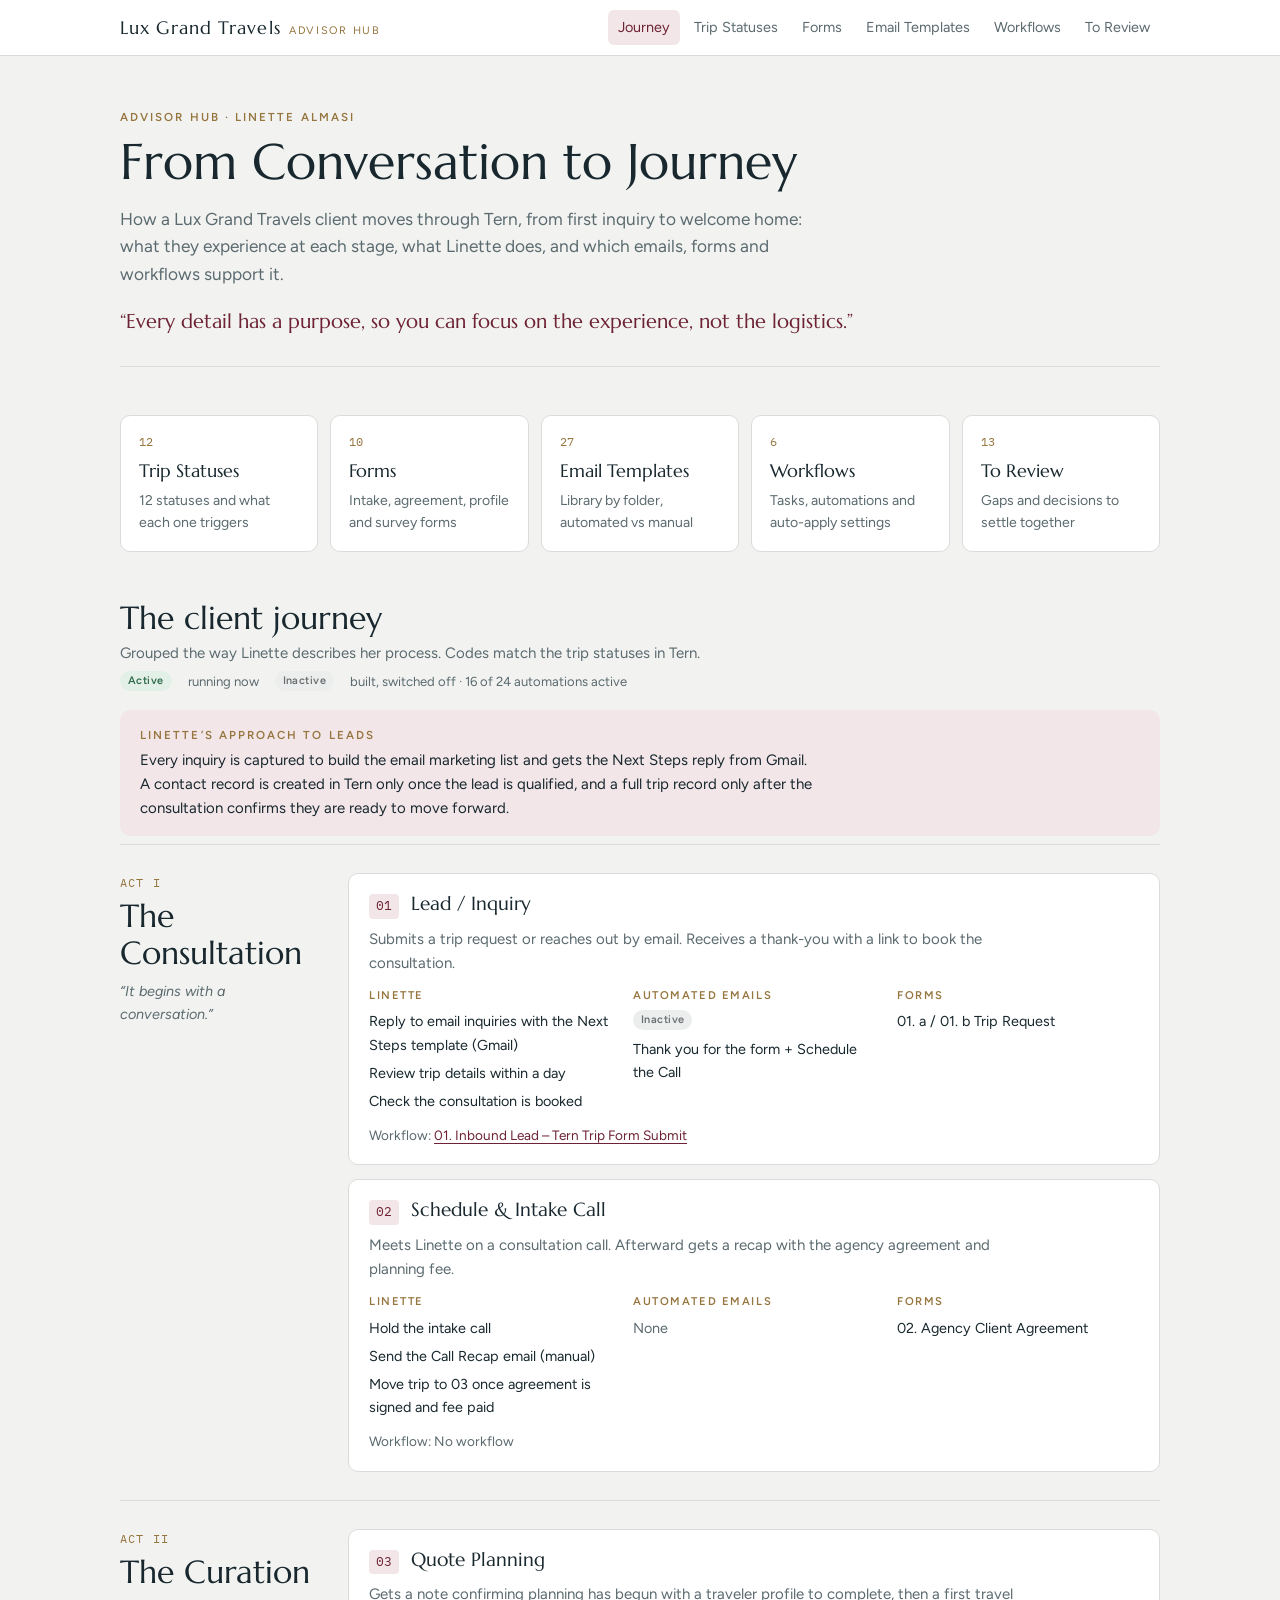
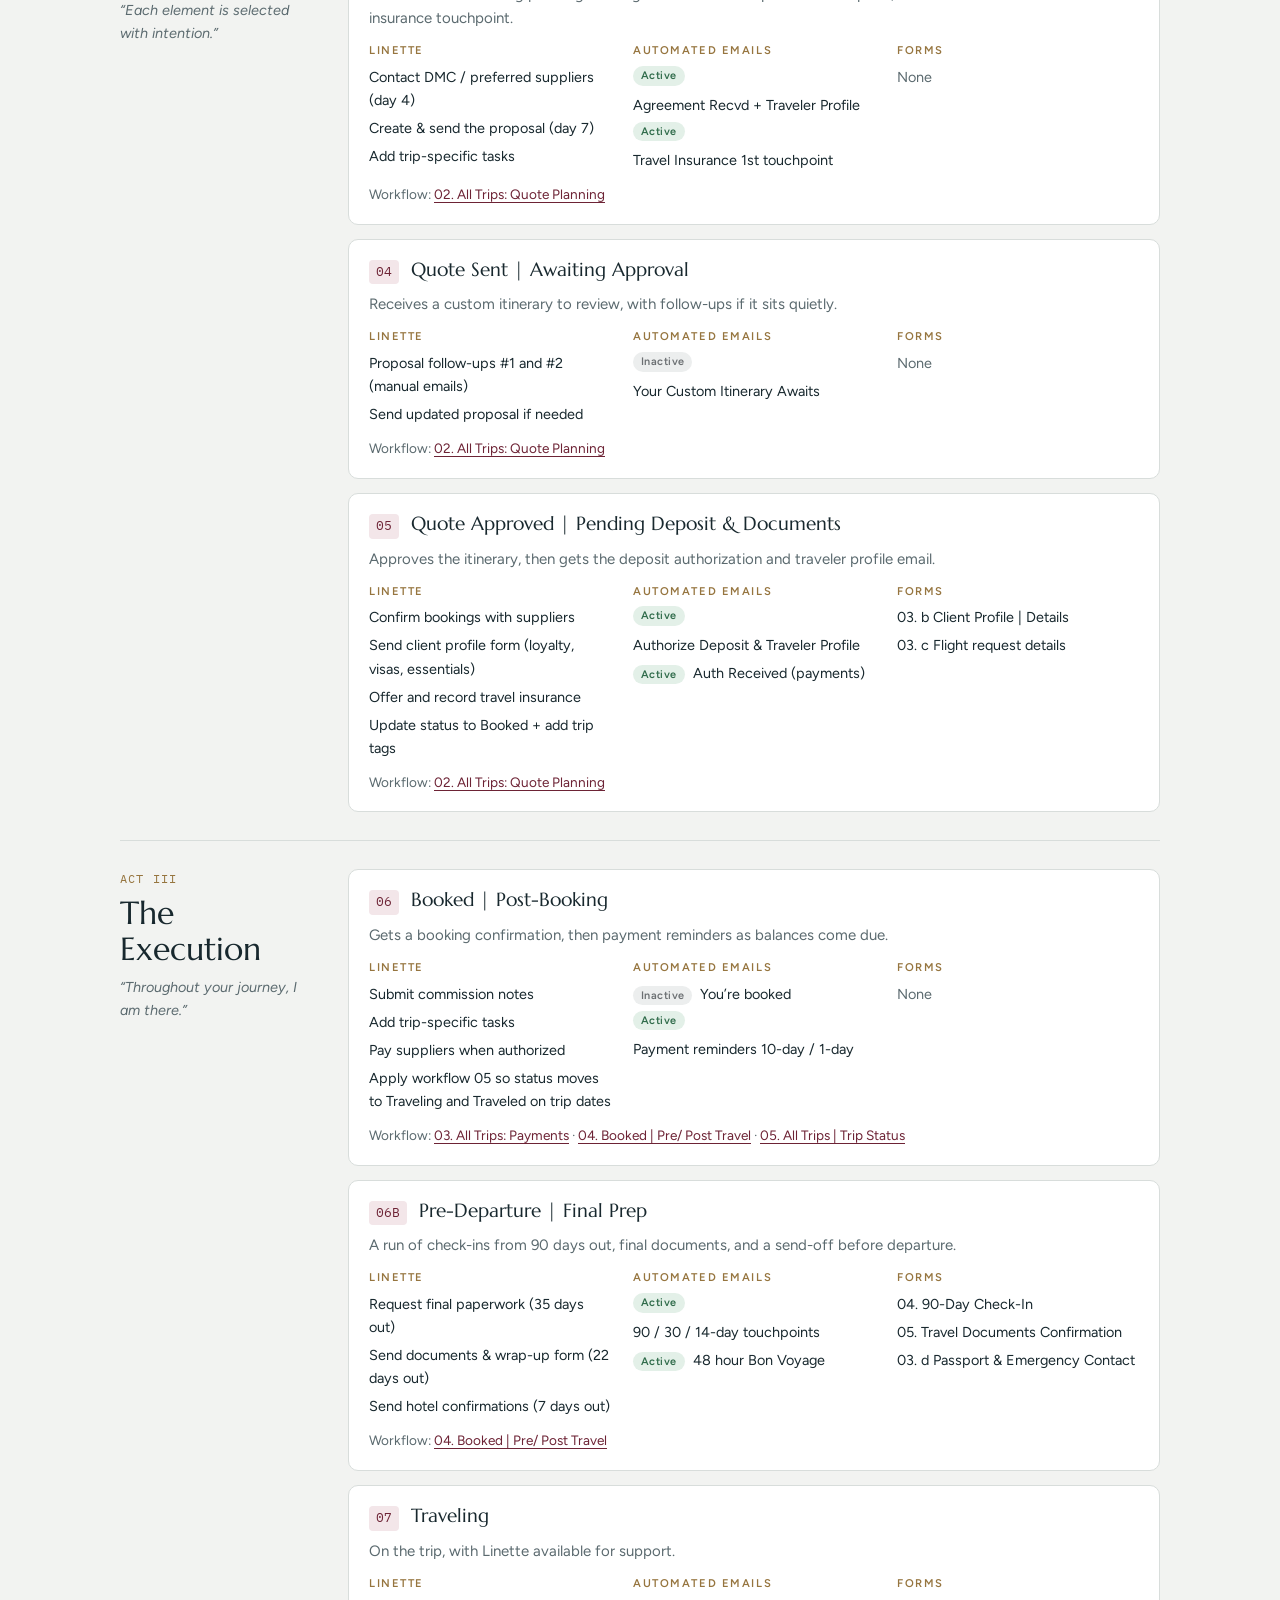
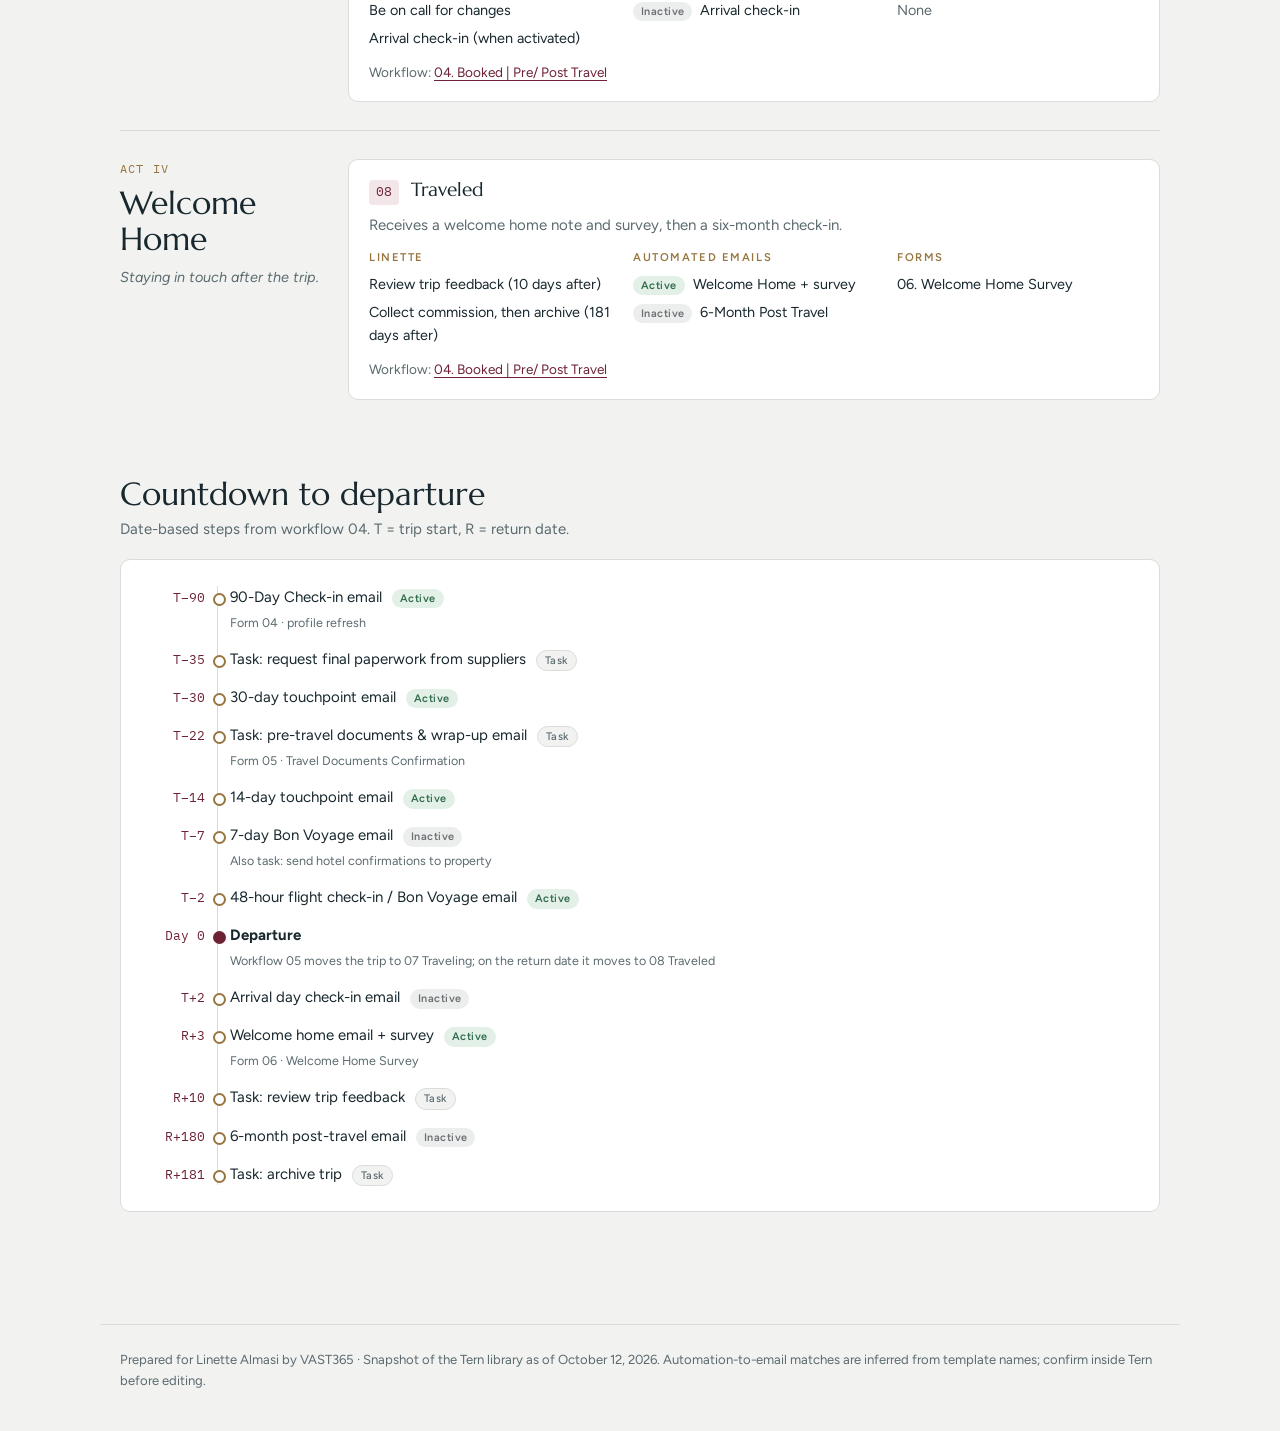
<file: index.html>
<!doctype html>
<html lang="en">
<head>
<meta charset="utf-8">
<meta name="viewport" content="width=device-width, initial-scale=1, viewport-fit=cover">
<title>Lux Grand Travels Hub</title>
<link rel="preconnect" href="https://fonts.googleapis.com"><link rel="preconnect" href="https://fonts.gstatic.com" crossorigin><link rel="stylesheet" href="https://fonts.googleapis.com/css2?family=Figtree:ital,wght@0,400;0,500;0,600;1,400&family=IBM+Plex+Mono:wght@400;500&family=Marcellus&display=swap">
<link rel="stylesheet" href="styles.css">
</head>
<body>
<header class="topbar"><div class="in"><a class="brand" href="index.html">Lux Grand Travels<small>Advisor Hub</small></a><nav class="nav" aria-label="Hub pages"><a href="index.html" aria-current="page">Journey</a><a href="statuses.html">Trip Statuses</a><a href="forms.html">Forms</a><a href="emails.html">Email Templates</a><a href="workflows.html">Workflows</a><a href="review.html">To Review</a></nav></div></header>
<main>
<div class="hero"><div class="eyebrow">Advisor Hub · Linette Almasi</div><h1>From Conversation to Journey</h1><p class="lede">How a Lux Grand Travels client moves through Tern, from first inquiry to welcome home: what they experience at each stage, what Linette does, and which emails, forms and workflows support it.</p><p class="quote">“Every detail has a purpose, so you can focus on the experience, not the logistics.”</p></div><section><div class="pages"><a href="statuses.html"><em>12</em><b>Trip Statuses</b><span>12 statuses and what each one triggers</span></a><a href="forms.html"><em>10</em><b>Forms</b><span>Intake, agreement, profile and survey forms</span></a><a href="emails.html"><em>27</em><b>Email Templates</b><span>Library by folder, automated vs manual</span></a><a href="workflows.html"><em>6</em><b>Workflows</b><span>Tasks, automations and auto-apply settings</span></a><a href="review.html"><em>13</em><b>To Review</b><span>Gaps and decisions to settle together</span></a></div></section><section><div class="sec-head"><div><h2>The client journey</h2><p>Grouped the way Linette describes her process. Codes match the trip statuses in Tern.</p></div>
<div class="legend"><span class="pill on">Active</span> running now <span class="pill off">Inactive</span> built, switched off · 16 of 24 automations active</div></div>
<div class="callout" style="margin-bottom:8px"><div class="eyebrow">Linette’s approach to leads</div>
<p>Every inquiry is captured to build the email marketing list and gets the Next Steps reply from Gmail. A contact record is created in Tern only once the lead is qualified, and a full trip record only after the consultation confirms they are ready to move forward.</p></div><div class="act"><div class="act-label"><div class="n">ACT I</div><h2>The Consultation</h2><p>“It begins with a conversation.”</p></div><div class="stages"><article class="stage"><div class="stage-top"><span class="code">01</span><h3>Lead / Inquiry</h3></div>
<p class="client">Submits a trip request or reaches out by email. Receives a thank-you with a link to book the consultation.</p>
<div class="cols"><div><h4>Linette</h4><ul><li>Reply to email inquiries with the Next Steps template (Gmail)</li><li>Review trip details within a day</li><li>Check the consultation is booked</li></ul></div>
<div><h4>Automated emails</h4><ul><li><span class="pill off">Inactive</span> Thank you for the form + Schedule the Call</li></ul></div>
<div><h4>Forms</h4><ul><li>01. a / 01. b Trip Request</li></ul></div></div>
<p class="muted" style="margin:12px 0 0;font-size:.85rem">Workflow: <a href="workflows.html#wf01">01. Inbound Lead – Tern Trip Form Submit</a></p></article><article class="stage"><div class="stage-top"><span class="code">02</span><h3>Schedule &amp; Intake Call</h3></div>
<p class="client">Meets Linette on a consultation call. Afterward gets a recap with the agency agreement and planning fee.</p>
<div class="cols"><div><h4>Linette</h4><ul><li>Hold the intake call</li><li>Send the Call Recap email (manual)</li><li>Move trip to 03 once agreement is signed and fee paid</li></ul></div>
<div><h4>Automated emails</h4><ul><li class="muted">None</li></ul></div>
<div><h4>Forms</h4><ul><li>02. Agency Client Agreement</li></ul></div></div>
<p class="muted" style="margin:12px 0 0;font-size:.85rem">Workflow: <span class="muted">No workflow</span></p></article></div></div><div class="act"><div class="act-label"><div class="n">ACT II</div><h2>The Curation</h2><p>“Each element is selected with intention.”</p></div><div class="stages"><article class="stage"><div class="stage-top"><span class="code">03</span><h3>Quote Planning</h3></div>
<p class="client">Gets a note confirming planning has begun with a traveler profile to complete, then a first travel insurance touchpoint.</p>
<div class="cols"><div><h4>Linette</h4><ul><li>Contact DMC / preferred suppliers (day 4)</li><li>Create &amp; send the proposal (day 7)</li><li>Add trip-specific tasks</li></ul></div>
<div><h4>Automated emails</h4><ul><li><span class="pill on">Active</span> Agreement Recvd + Traveler Profile</li><li><span class="pill on">Active</span> Travel Insurance 1st touchpoint</li></ul></div>
<div><h4>Forms</h4><ul><li class="muted">None</li></ul></div></div>
<p class="muted" style="margin:12px 0 0;font-size:.85rem">Workflow: <a href="workflows.html#wf02">02. All Trips: Quote Planning</a></p></article><article class="stage"><div class="stage-top"><span class="code">04</span><h3>Quote Sent | Awaiting Approval</h3></div>
<p class="client">Receives a custom itinerary to review, with follow-ups if it sits quietly.</p>
<div class="cols"><div><h4>Linette</h4><ul><li>Proposal follow-ups #1 and #2 (manual emails)</li><li>Send updated proposal if needed</li></ul></div>
<div><h4>Automated emails</h4><ul><li><span class="pill off">Inactive</span> Your Custom Itinerary Awaits</li></ul></div>
<div><h4>Forms</h4><ul><li class="muted">None</li></ul></div></div>
<p class="muted" style="margin:12px 0 0;font-size:.85rem">Workflow: <a href="workflows.html#wf02">02. All Trips: Quote Planning</a></p></article><article class="stage"><div class="stage-top"><span class="code">05</span><h3>Quote Approved | Pending Deposit &amp; Documents</h3></div>
<p class="client">Approves the itinerary, then gets the deposit authorization and traveler profile email.</p>
<div class="cols"><div><h4>Linette</h4><ul><li>Confirm bookings with suppliers</li><li>Send client profile form (loyalty, visas, essentials)</li><li>Offer and record travel insurance</li><li>Update status to Booked + add trip tags</li></ul></div>
<div><h4>Automated emails</h4><ul><li><span class="pill on">Active</span> Authorize Deposit &amp; Traveler Profile</li><li><span class="pill on">Active</span> Auth Received (payments)</li></ul></div>
<div><h4>Forms</h4><ul><li>03. b Client Profile | Details</li><li>03. c Flight request details</li></ul></div></div>
<p class="muted" style="margin:12px 0 0;font-size:.85rem">Workflow: <a href="workflows.html#wf02">02. All Trips: Quote Planning</a></p></article></div></div><div class="act"><div class="act-label"><div class="n">ACT III</div><h2>The Execution</h2><p>“Throughout your journey, I am there.”</p></div><div class="stages"><article class="stage"><div class="stage-top"><span class="code">06</span><h3>Booked | Post-Booking</h3></div>
<p class="client">Gets a booking confirmation, then payment reminders as balances come due.</p>
<div class="cols"><div><h4>Linette</h4><ul><li>Submit commission notes</li><li>Add trip-specific tasks</li><li>Pay suppliers when authorized</li><li>Apply workflow 05 so status moves to Traveling and Traveled on trip dates</li></ul></div>
<div><h4>Automated emails</h4><ul><li><span class="pill off">Inactive</span> You’re booked</li><li><span class="pill on">Active</span> Payment reminders 10-day / 1-day</li></ul></div>
<div><h4>Forms</h4><ul><li class="muted">None</li></ul></div></div>
<p class="muted" style="margin:12px 0 0;font-size:.85rem">Workflow: <a href="workflows.html#wf03">03. All Trips: Payments</a> · <a href="workflows.html#wf04">04. Booked | Pre/ Post Travel</a> · <a href="workflows.html#wf05">05. All Trips | Trip Status</a></p></article><article class="stage"><div class="stage-top"><span class="code">06B</span><h3>Pre-Departure | Final Prep</h3></div>
<p class="client">A run of check-ins from 90 days out, final documents, and a send-off before departure.</p>
<div class="cols"><div><h4>Linette</h4><ul><li>Request final paperwork (35 days out)</li><li>Send documents &amp; wrap-up form (22 days out)</li><li>Send hotel confirmations (7 days out)</li></ul></div>
<div><h4>Automated emails</h4><ul><li><span class="pill on">Active</span> 90 / 30 / 14-day touchpoints</li><li><span class="pill on">Active</span> 48 hour Bon Voyage</li></ul></div>
<div><h4>Forms</h4><ul><li>04. 90-Day Check-In</li><li>05. Travel Documents Confirmation</li><li>03. d Passport &amp; Emergency Contact</li></ul></div></div>
<p class="muted" style="margin:12px 0 0;font-size:.85rem">Workflow: <a href="workflows.html#wf04">04. Booked | Pre/ Post Travel</a></p></article><article class="stage"><div class="stage-top"><span class="code">07</span><h3>Traveling</h3></div>
<p class="client">On the trip, with Linette available for support.</p>
<div class="cols"><div><h4>Linette</h4><ul><li>Be on call for changes</li><li>Arrival check-in (when activated)</li></ul></div>
<div><h4>Automated emails</h4><ul><li><span class="pill off">Inactive</span> Arrival check-in</li></ul></div>
<div><h4>Forms</h4><ul><li class="muted">None</li></ul></div></div>
<p class="muted" style="margin:12px 0 0;font-size:.85rem">Workflow: <a href="workflows.html#wf04">04. Booked | Pre/ Post Travel</a></p></article></div></div><div class="act"><div class="act-label"><div class="n">ACT IV</div><h2>Welcome Home</h2><p>Staying in touch after the trip.</p></div><div class="stages"><article class="stage"><div class="stage-top"><span class="code">08</span><h3>Traveled</h3></div>
<p class="client">Receives a welcome home note and survey, then a six-month check-in.</p>
<div class="cols"><div><h4>Linette</h4><ul><li>Review trip feedback (10 days after)</li><li>Collect commission, then archive (181 days after)</li></ul></div>
<div><h4>Automated emails</h4><ul><li><span class="pill on">Active</span> Welcome Home + survey</li><li><span class="pill off">Inactive</span> 6-Month Post Travel</li></ul></div>
<div><h4>Forms</h4><ul><li>06. Welcome Home Survey</li></ul></div></div>
<p class="muted" style="margin:12px 0 0;font-size:.85rem">Workflow: <a href="workflows.html#wf04">04. Booked | Pre/ Post Travel</a></p></article></div></div></section><section><div class="sec-head"><div><h2>Countdown to departure</h2><p>Date-based steps from workflow 04. T = trip start, R = return date.</p></div></div>
<div class="stage"><ol class="rail"><li class=""><span class="t">T−90</span><span class="what">90-Day Check-in email <span class="pill on">Active</span><small>Form 04 · profile refresh</small></span></li><li class=""><span class="t">T−35</span><span class="what">Task: request final paperwork from suppliers <span class="pill type">Task</span></span></li><li class=""><span class="t">T−30</span><span class="what">30-day touchpoint email <span class="pill on">Active</span></span></li><li class=""><span class="t">T−22</span><span class="what">Task: pre-travel documents &amp; wrap-up email <span class="pill type">Task</span><small>Form 05 · Travel Documents Confirmation</small></span></li><li class=""><span class="t">T−14</span><span class="what">14-day touchpoint email <span class="pill on">Active</span></span></li><li class=""><span class="t">T−7</span><span class="what">7-day Bon Voyage email <span class="pill off">Inactive</span><small>Also task: send hotel confirmations to property</small></span></li><li class=""><span class="t">T−2</span><span class="what">48-hour flight check-in / Bon Voyage email <span class="pill on">Active</span></span></li><li class="dep"><span class="t">Day 0</span><span class="what"><b>Departure</b> <small>Workflow 05 moves the trip to 07 Traveling; on the return date it moves to 08 Traveled</small></span></li><li class=""><span class="t">T+2</span><span class="what">Arrival day check-in email <span class="pill off">Inactive</span></span></li><li class=""><span class="t">R+3</span><span class="what">Welcome home email + survey <span class="pill on">Active</span><small>Form 06 · Welcome Home Survey</small></span></li><li class=""><span class="t">R+10</span><span class="what">Task: review trip feedback <span class="pill type">Task</span></span></li><li class=""><span class="t">R+180</span><span class="what">6-month post-travel email <span class="pill off">Inactive</span></span></li><li class=""><span class="t">R+181</span><span class="what">Task: archive trip <span class="pill type">Task</span></span></li></ol></div></section>
</main>
<footer>Prepared for Linette Almasi by VAST365 · Snapshot of the Tern library as of October 12, 2026. Automation-to-email matches are inferred from template names; confirm inside Tern before editing.</footer>
</body>
</html>
</file>
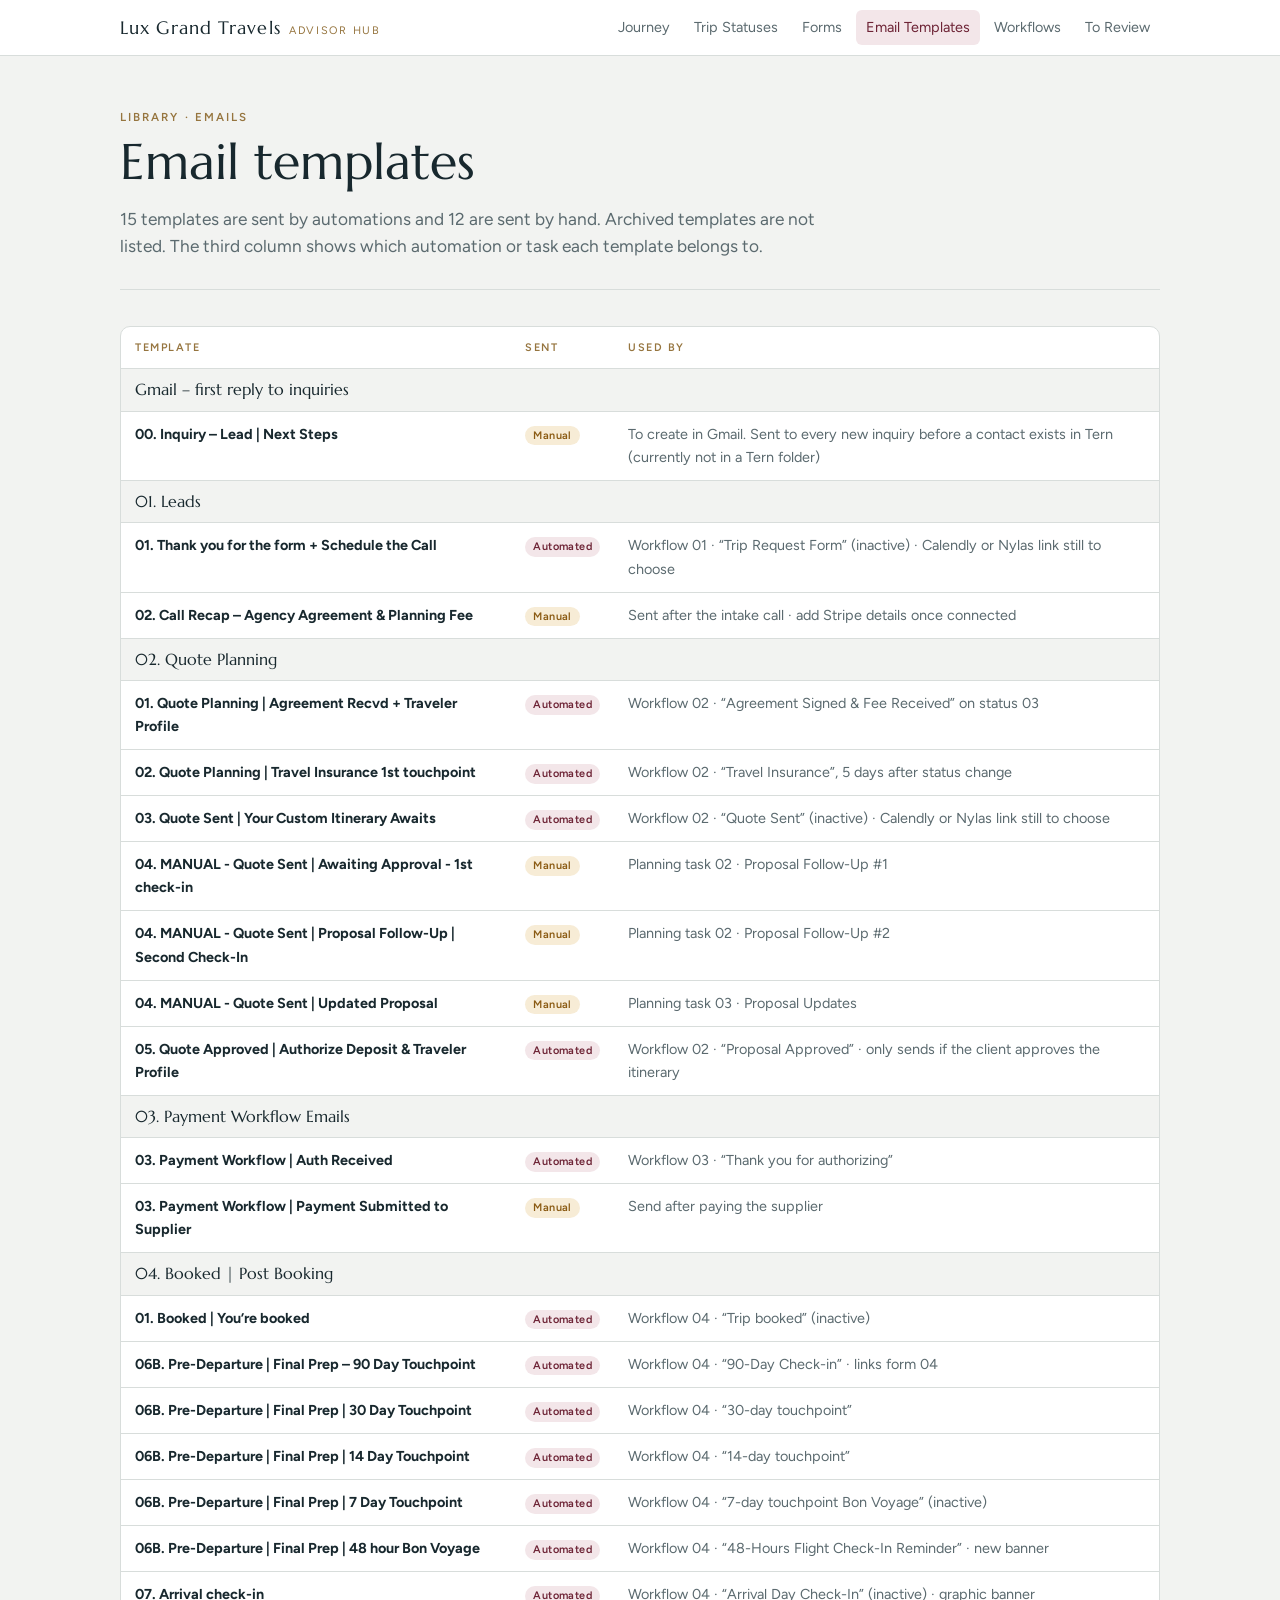
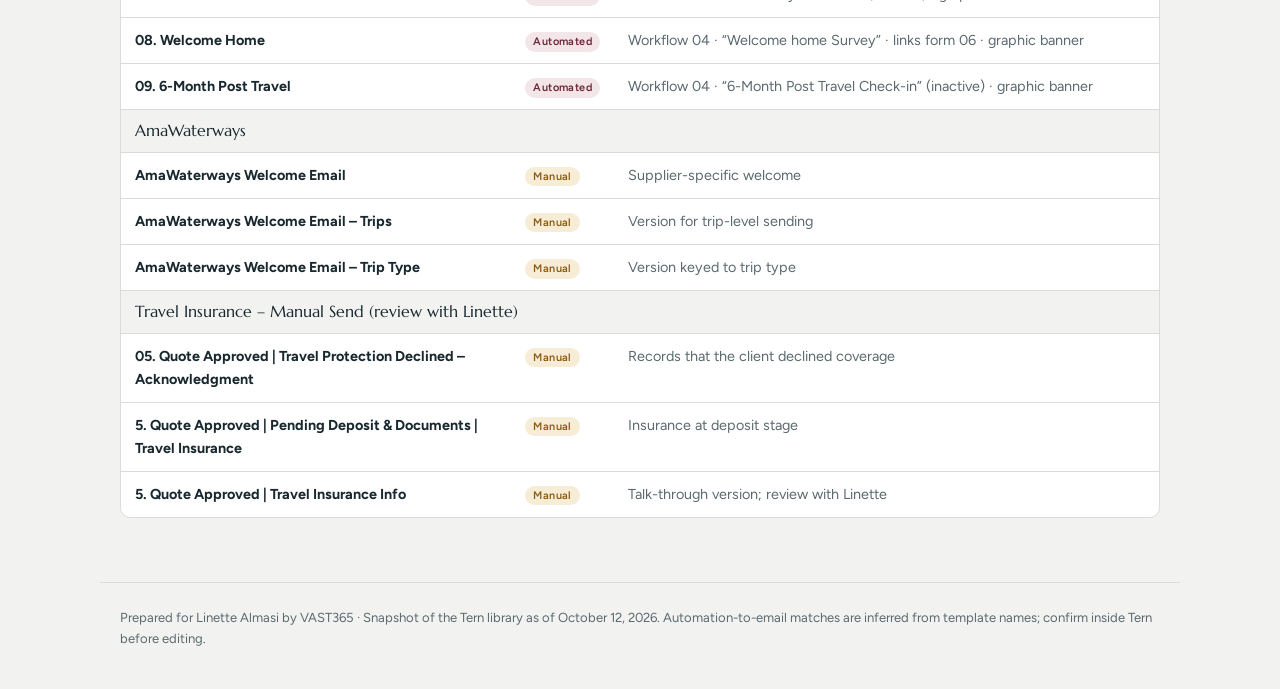
<file: emails.html>
<!doctype html>
<html lang="en">
<head>
<meta charset="utf-8">
<meta name="viewport" content="width=device-width, initial-scale=1, viewport-fit=cover">
<title>Email Templates</title>
<link rel="preconnect" href="https://fonts.googleapis.com"><link rel="preconnect" href="https://fonts.gstatic.com" crossorigin><link rel="stylesheet" href="https://fonts.googleapis.com/css2?family=Figtree:ital,wght@0,400;0,500;0,600;1,400&family=IBM+Plex+Mono:wght@400;500&family=Marcellus&display=swap">
<link rel="stylesheet" href="styles.css">
</head>
<body>
<header class="topbar"><div class="in"><a class="brand" href="index.html">Lux Grand Travels<small>Advisor Hub</small></a><nav class="nav" aria-label="Hub pages"><a href="index.html">Journey</a><a href="statuses.html">Trip Statuses</a><a href="forms.html">Forms</a><a href="emails.html" aria-current="page">Email Templates</a><a href="workflows.html">Workflows</a><a href="review.html">To Review</a></nav></div></header>
<main>
<div class="hero"><div class="eyebrow">Library · Emails</div><h1>Email templates</h1><p class="lede">15 templates are sent by automations and 12 are sent by hand. Archived templates are not listed. The third column shows which automation or task each template belongs to.</p></div><div class="tbl-wrap"><table><thead><tr><th>Template</th><th>Sent</th><th>Used by</th></tr></thead><tbody><tr class="group"><td colspan="3">Gmail – first reply to inquiries</td></tr><tr><td><b>00. Inquiry – Lead | Next Steps</b></td><td><span class="pill man">Manual</span></td><td class="muted">To create in Gmail. Sent to every new inquiry before a contact exists in Tern (currently not in a Tern folder)</td></tr><tr class="group"><td colspan="3">01. Leads</td></tr><tr><td><b>01. Thank you for the form + Schedule the Call</b></td><td><span class="pill auto">Automated</span></td><td class="muted">Workflow 01 · “Trip Request Form” (inactive) · Calendly or Nylas link still to choose</td></tr><tr><td><b>02. Call Recap – Agency Agreement &amp; Planning Fee</b></td><td><span class="pill man">Manual</span></td><td class="muted">Sent after the intake call · add Stripe details once connected</td></tr><tr class="group"><td colspan="3">02. Quote Planning</td></tr><tr><td><b>01. Quote Planning | Agreement Recvd + Traveler Profile</b></td><td><span class="pill auto">Automated</span></td><td class="muted">Workflow 02 · “Agreement Signed &amp; Fee Received” on status 03</td></tr><tr><td><b>02. Quote Planning | Travel Insurance 1st touchpoint</b></td><td><span class="pill auto">Automated</span></td><td class="muted">Workflow 02 · “Travel Insurance”, 5 days after status change</td></tr><tr><td><b>03. Quote Sent | Your Custom Itinerary Awaits</b></td><td><span class="pill auto">Automated</span></td><td class="muted">Workflow 02 · “Quote Sent” (inactive) · Calendly or Nylas link still to choose</td></tr><tr><td><b>04. MANUAL - Quote Sent | Awaiting Approval - 1st check-in</b></td><td><span class="pill man">Manual</span></td><td class="muted">Planning task 02 · Proposal Follow-Up #1</td></tr><tr><td><b>04. MANUAL - Quote Sent | Proposal Follow-Up | Second Check-In</b></td><td><span class="pill man">Manual</span></td><td class="muted">Planning task 02 · Proposal Follow-Up #2</td></tr><tr><td><b>04. MANUAL - Quote Sent | Updated Proposal</b></td><td><span class="pill man">Manual</span></td><td class="muted">Planning task 03 · Proposal Updates</td></tr><tr><td><b>05. Quote Approved | Authorize Deposit &amp; Traveler Profile</b></td><td><span class="pill auto">Automated</span></td><td class="muted">Workflow 02 · “Proposal Approved” · only sends if the client approves the itinerary</td></tr><tr class="group"><td colspan="3">03. Payment Workflow Emails</td></tr><tr><td><b>03. Payment Workflow | Auth Received</b></td><td><span class="pill auto">Automated</span></td><td class="muted">Workflow 03 · “Thank you for authorizing”</td></tr><tr><td><b>03. Payment Workflow | Payment Submitted to Supplier</b></td><td><span class="pill man">Manual</span></td><td class="muted">Send after paying the supplier</td></tr><tr class="group"><td colspan="3">04. Booked | Post Booking</td></tr><tr><td><b>01. Booked | You’re booked</b></td><td><span class="pill auto">Automated</span></td><td class="muted">Workflow 04 · “Trip booked” (inactive)</td></tr><tr><td><b>06B. Pre-Departure | Final Prep – 90 Day Touchpoint</b></td><td><span class="pill auto">Automated</span></td><td class="muted">Workflow 04 · “90-Day Check-in” · links form 04</td></tr><tr><td><b>06B. Pre-Departure | Final Prep | 30 Day Touchpoint</b></td><td><span class="pill auto">Automated</span></td><td class="muted">Workflow 04 · “30-day touchpoint”</td></tr><tr><td><b>06B. Pre-Departure | Final Prep | 14 Day Touchpoint</b></td><td><span class="pill auto">Automated</span></td><td class="muted">Workflow 04 · “14-day touchpoint”</td></tr><tr><td><b>06B. Pre-Departure | Final Prep | 7 Day Touchpoint</b></td><td><span class="pill auto">Automated</span></td><td class="muted">Workflow 04 · “7-day touchpoint Bon Voyage” (inactive)</td></tr><tr><td><b>06B. Pre-Departure | Final Prep | 48 hour Bon Voyage</b></td><td><span class="pill auto">Automated</span></td><td class="muted">Workflow 04 · “48-Hours Flight Check-In Reminder” · new banner</td></tr><tr><td><b>07. Arrival check-in</b></td><td><span class="pill auto">Automated</span></td><td class="muted">Workflow 04 · “Arrival Day Check-In” (inactive) · graphic banner</td></tr><tr><td><b>08. Welcome Home</b></td><td><span class="pill auto">Automated</span></td><td class="muted">Workflow 04 · “Welcome home Survey” · links form 06 · graphic banner</td></tr><tr><td><b>09. 6-Month Post Travel</b></td><td><span class="pill auto">Automated</span></td><td class="muted">Workflow 04 · “6-Month Post Travel Check-in” (inactive) · graphic banner</td></tr><tr class="group"><td colspan="3">AmaWaterways</td></tr><tr><td><b>AmaWaterways Welcome Email</b></td><td><span class="pill man">Manual</span></td><td class="muted">Supplier-specific welcome</td></tr><tr><td><b>AmaWaterways Welcome Email – Trips</b></td><td><span class="pill man">Manual</span></td><td class="muted">Version for trip-level sending</td></tr><tr><td><b>AmaWaterways Welcome Email – Trip Type</b></td><td><span class="pill man">Manual</span></td><td class="muted">Version keyed to trip type</td></tr><tr class="group"><td colspan="3">Travel Insurance – Manual Send (review with Linette)</td></tr><tr><td><b>05. Quote Approved | Travel Protection Declined – Acknowledgment</b></td><td><span class="pill man">Manual</span></td><td class="muted">Records that the client declined coverage</td></tr><tr><td><b>5. Quote Approved | Pending Deposit &amp; Documents | Travel Insurance</b></td><td><span class="pill man">Manual</span></td><td class="muted">Insurance at deposit stage</td></tr><tr><td><b>5. Quote Approved | Travel Insurance Info</b></td><td><span class="pill man">Manual</span></td><td class="muted">Talk-through version; review with Linette</td></tr></tbody></table></div>
</main>
<footer>Prepared for Linette Almasi by VAST365 · Snapshot of the Tern library as of October 12, 2026. Automation-to-email matches are inferred from template names; confirm inside Tern before editing.</footer>
</body>
</html>
</file>
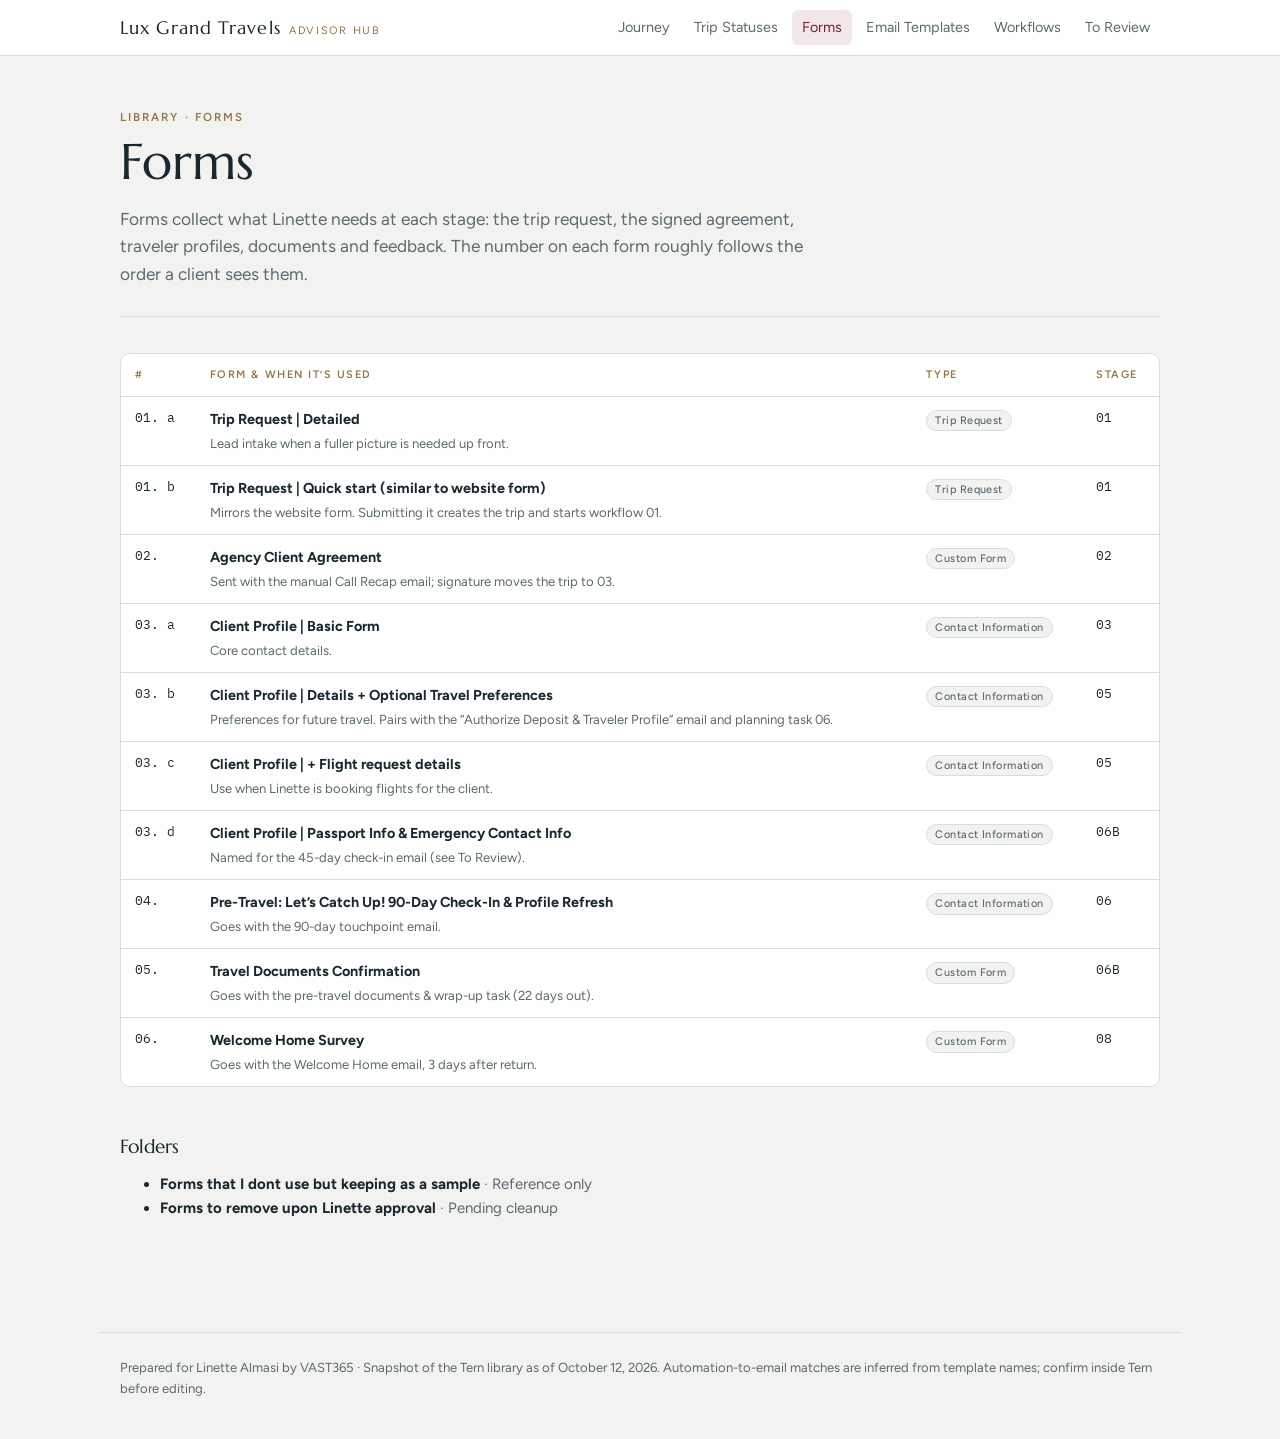
<file: forms.html>
<!doctype html>
<html lang="en">
<head>
<meta charset="utf-8">
<meta name="viewport" content="width=device-width, initial-scale=1, viewport-fit=cover">
<title>Forms</title>
<link rel="preconnect" href="https://fonts.googleapis.com"><link rel="preconnect" href="https://fonts.gstatic.com" crossorigin><link rel="stylesheet" href="https://fonts.googleapis.com/css2?family=Figtree:ital,wght@0,400;0,500;0,600;1,400&family=IBM+Plex+Mono:wght@400;500&family=Marcellus&display=swap">
<link rel="stylesheet" href="styles.css">
</head>
<body>
<header class="topbar"><div class="in"><a class="brand" href="index.html">Lux Grand Travels<small>Advisor Hub</small></a><nav class="nav" aria-label="Hub pages"><a href="index.html">Journey</a><a href="statuses.html">Trip Statuses</a><a href="forms.html" aria-current="page">Forms</a><a href="emails.html">Email Templates</a><a href="workflows.html">Workflows</a><a href="review.html">To Review</a></nav></div></header>
<main>
<div class="hero"><div class="eyebrow">Library · Forms</div><h1>Forms</h1><p class="lede">Forms collect what Linette needs at each stage: the trip request, the signed agreement, traveler profiles, documents and feedback. The number on each form roughly follows the order a client sees them.</p></div><div class="tbl-wrap"><table><thead><tr><th>#</th><th>Form &amp; when it’s used</th><th>Type</th><th>Stage</th></tr></thead><tbody><tr><td class="mono">01. a</td><td><b>Trip Request | Detailed</b><span class="sub">Lead intake when a fuller picture is needed up front.</span></td><td><span class="pill type">Trip Request</span></td><td class="mono">01</td></tr><tr><td class="mono">01. b</td><td><b>Trip Request | Quick start (similar to website form)</b><span class="sub">Mirrors the website form. Submitting it creates the trip and starts workflow 01.</span></td><td><span class="pill type">Trip Request</span></td><td class="mono">01</td></tr><tr><td class="mono">02.</td><td><b>Agency Client Agreement</b><span class="sub">Sent with the manual Call Recap email; signature moves the trip to 03.</span></td><td><span class="pill type">Custom Form</span></td><td class="mono">02</td></tr><tr><td class="mono">03. a</td><td><b>Client Profile | Basic Form</b><span class="sub">Core contact details.</span></td><td><span class="pill type">Contact Information</span></td><td class="mono">03</td></tr><tr><td class="mono">03. b</td><td><b>Client Profile | Details + Optional Travel Preferences</b><span class="sub">Preferences for future travel. Pairs with the “Authorize Deposit &amp; Traveler Profile” email and planning task 06.</span></td><td><span class="pill type">Contact Information</span></td><td class="mono">05</td></tr><tr><td class="mono">03. c</td><td><b>Client Profile | + Flight request details</b><span class="sub">Use when Linette is booking flights for the client.</span></td><td><span class="pill type">Contact Information</span></td><td class="mono">05</td></tr><tr><td class="mono">03. d</td><td><b>Client Profile | Passport Info &amp; Emergency Contact Info</b><span class="sub">Named for the 45-day check-in email (see To Review).</span></td><td><span class="pill type">Contact Information</span></td><td class="mono">06B</td></tr><tr><td class="mono">04.</td><td><b>Pre-Travel: Let’s Catch Up! 90-Day Check-In &amp; Profile Refresh</b><span class="sub">Goes with the 90-day touchpoint email.</span></td><td><span class="pill type">Contact Information</span></td><td class="mono">06</td></tr><tr><td class="mono">05.</td><td><b>Travel Documents Confirmation</b><span class="sub">Goes with the pre-travel documents &amp; wrap-up task (22 days out).</span></td><td><span class="pill type">Custom Form</span></td><td class="mono">06B</td></tr><tr><td class="mono">06.</td><td><b>Welcome Home Survey</b><span class="sub">Goes with the Welcome Home email, 3 days after return.</span></td><td><span class="pill type">Custom Form</span></td><td class="mono">08</td></tr></tbody></table></div><section><h3>Folders</h3><ul><li><b>Forms that I dont use but keeping as a sample</b> <span class="muted">· Reference only</span></li><li><b>Forms to remove upon Linette approval</b> <span class="muted">· Pending cleanup</span></li></ul></section>
</main>
<footer>Prepared for Linette Almasi by VAST365 · Snapshot of the Tern library as of October 12, 2026. Automation-to-email matches are inferred from template names; confirm inside Tern before editing.</footer>
</body>
</html>
</file>
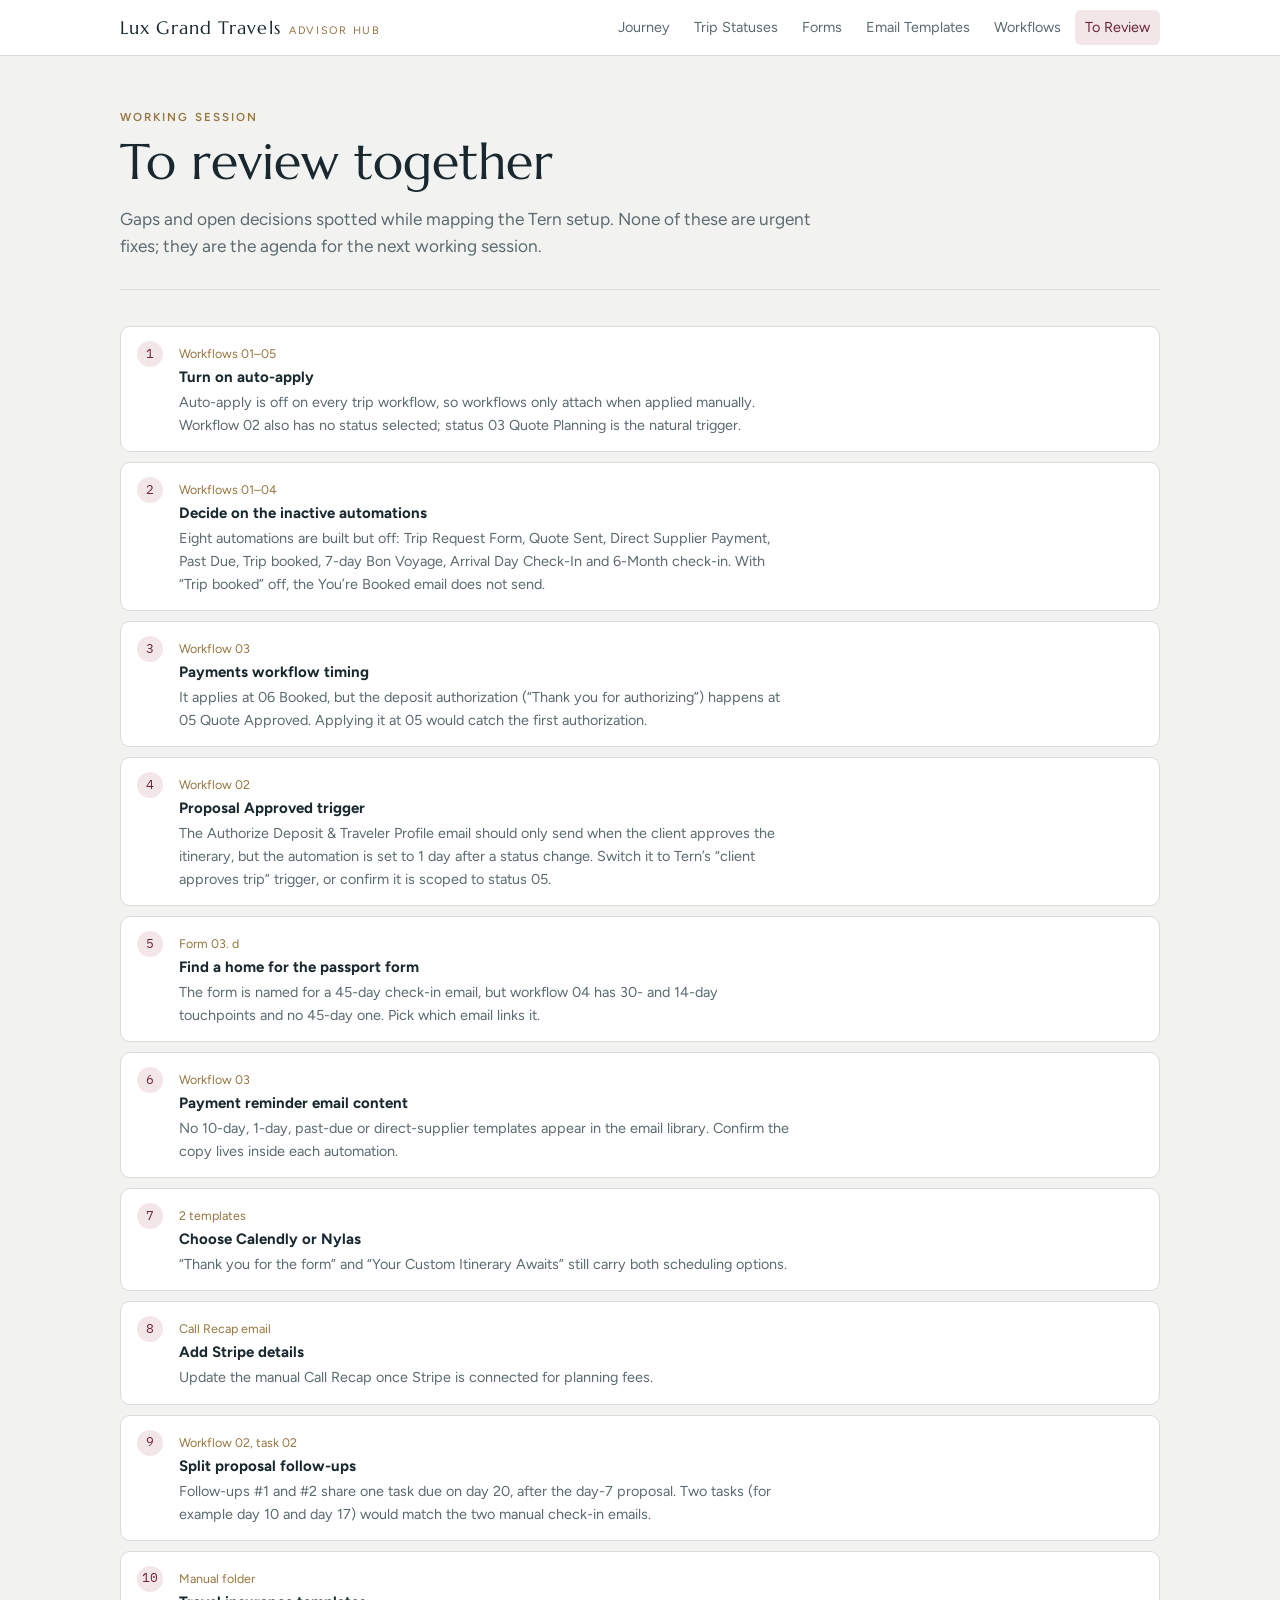
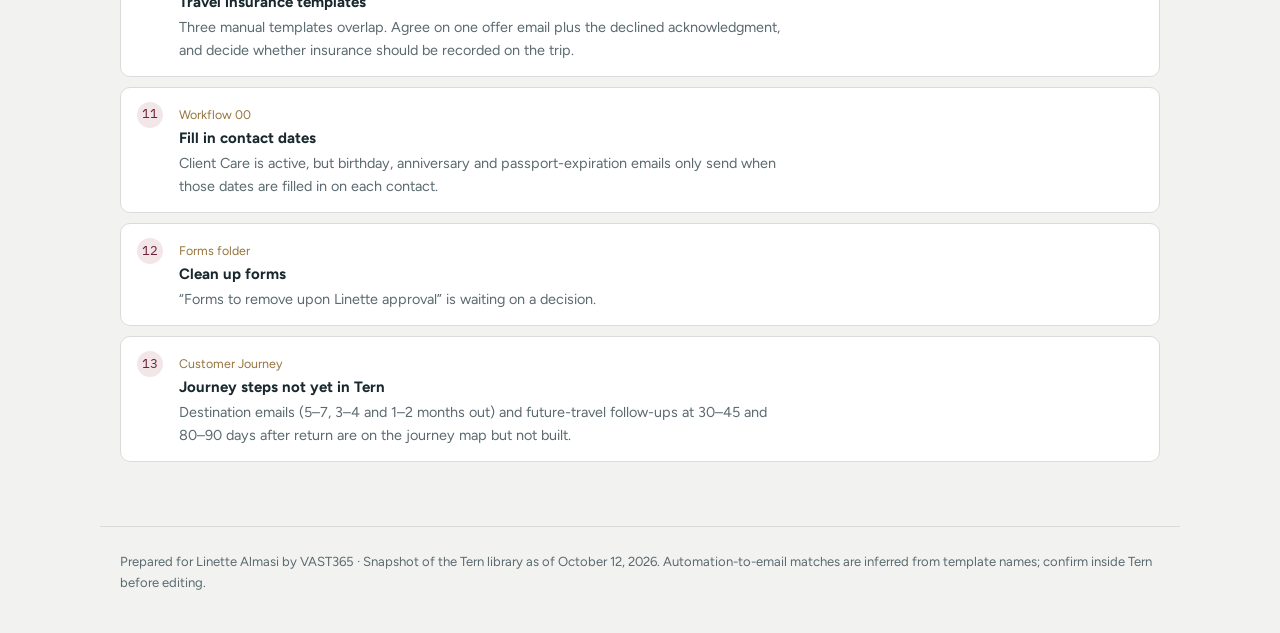
<file: review.html>
<!doctype html>
<html lang="en">
<head>
<meta charset="utf-8">
<meta name="viewport" content="width=device-width, initial-scale=1, viewport-fit=cover">
<title>To Review</title>
<link rel="preconnect" href="https://fonts.googleapis.com"><link rel="preconnect" href="https://fonts.gstatic.com" crossorigin><link rel="stylesheet" href="https://fonts.googleapis.com/css2?family=Figtree:ital,wght@0,400;0,500;0,600;1,400&family=IBM+Plex+Mono:wght@400;500&family=Marcellus&display=swap">
<link rel="stylesheet" href="styles.css">
</head>
<body>
<header class="topbar"><div class="in"><a class="brand" href="index.html">Lux Grand Travels<small>Advisor Hub</small></a><nav class="nav" aria-label="Hub pages"><a href="index.html">Journey</a><a href="statuses.html">Trip Statuses</a><a href="forms.html">Forms</a><a href="emails.html">Email Templates</a><a href="workflows.html">Workflows</a><a href="review.html" aria-current="page">To Review</a></nav></div></header>
<main>
<div class="hero"><div class="eyebrow">Working session</div><h1>To review together</h1><p class="lede">Gaps and open decisions spotted while mapping the Tern setup. None of these are urgent fixes; they are the agenda for the next working session.</p></div><div class="notes"><div class="note"><div><span class="where">Workflows 01–05</span><b>Turn on auto-apply</b><p>Auto-apply is off on every trip workflow, so workflows only attach when applied manually. Workflow 02 also has no status selected; status 03 Quote Planning is the natural trigger.</p></div></div><div class="note"><div><span class="where">Workflows 01–04</span><b>Decide on the inactive automations</b><p>Eight automations are built but off: Trip Request Form, Quote Sent, Direct Supplier Payment, Past Due, Trip booked, 7-day Bon Voyage, Arrival Day Check-In and 6-Month check-in. With “Trip booked” off, the You’re Booked email does not send.</p></div></div><div class="note"><div><span class="where">Workflow 03</span><b>Payments workflow timing</b><p>It applies at 06 Booked, but the deposit authorization (“Thank you for authorizing”) happens at 05 Quote Approved. Applying it at 05 would catch the first authorization.</p></div></div><div class="note"><div><span class="where">Workflow 02</span><b>Proposal Approved trigger</b><p>The Authorize Deposit &amp; Traveler Profile email should only send when the client approves the itinerary, but the automation is set to 1 day after a status change. Switch it to Tern’s “client approves trip” trigger, or confirm it is scoped to status 05.</p></div></div><div class="note"><div><span class="where">Form 03. d</span><b>Find a home for the passport form</b><p>The form is named for a 45-day check-in email, but workflow 04 has 30- and 14-day touchpoints and no 45-day one. Pick which email links it.</p></div></div><div class="note"><div><span class="where">Workflow 03</span><b>Payment reminder email content</b><p>No 10-day, 1-day, past-due or direct-supplier templates appear in the email library. Confirm the copy lives inside each automation.</p></div></div><div class="note"><div><span class="where">2 templates</span><b>Choose Calendly or Nylas</b><p>“Thank you for the form” and “Your Custom Itinerary Awaits” still carry both scheduling options.</p></div></div><div class="note"><div><span class="where">Call Recap email</span><b>Add Stripe details</b><p>Update the manual Call Recap once Stripe is connected for planning fees.</p></div></div><div class="note"><div><span class="where">Workflow 02, task 02</span><b>Split proposal follow-ups</b><p>Follow-ups #1 and #2 share one task due on day 20, after the day-7 proposal. Two tasks (for example day 10 and day 17) would match the two manual check-in emails.</p></div></div><div class="note"><div><span class="where">Manual folder</span><b>Travel insurance templates</b><p>Three manual templates overlap. Agree on one offer email plus the declined acknowledgment, and decide whether insurance should be recorded on the trip.</p></div></div><div class="note"><div><span class="where">Workflow 00</span><b>Fill in contact dates</b><p>Client Care is active, but birthday, anniversary and passport-expiration emails only send when those dates are filled in on each contact.</p></div></div><div class="note"><div><span class="where">Forms folder</span><b>Clean up forms</b><p>“Forms to remove upon Linette approval” is waiting on a decision.</p></div></div><div class="note"><div><span class="where">Customer Journey</span><b>Journey steps not yet in Tern</b><p>Destination emails (5–7, 3–4 and 1–2 months out) and future-travel follow-ups at 30–45 and 80–90 days after return are on the journey map but not built.</p></div></div></div>
</main>
<footer>Prepared for Linette Almasi by VAST365 · Snapshot of the Tern library as of October 12, 2026. Automation-to-email matches are inferred from template names; confirm inside Tern before editing.</footer>
</body>
</html>
</file>
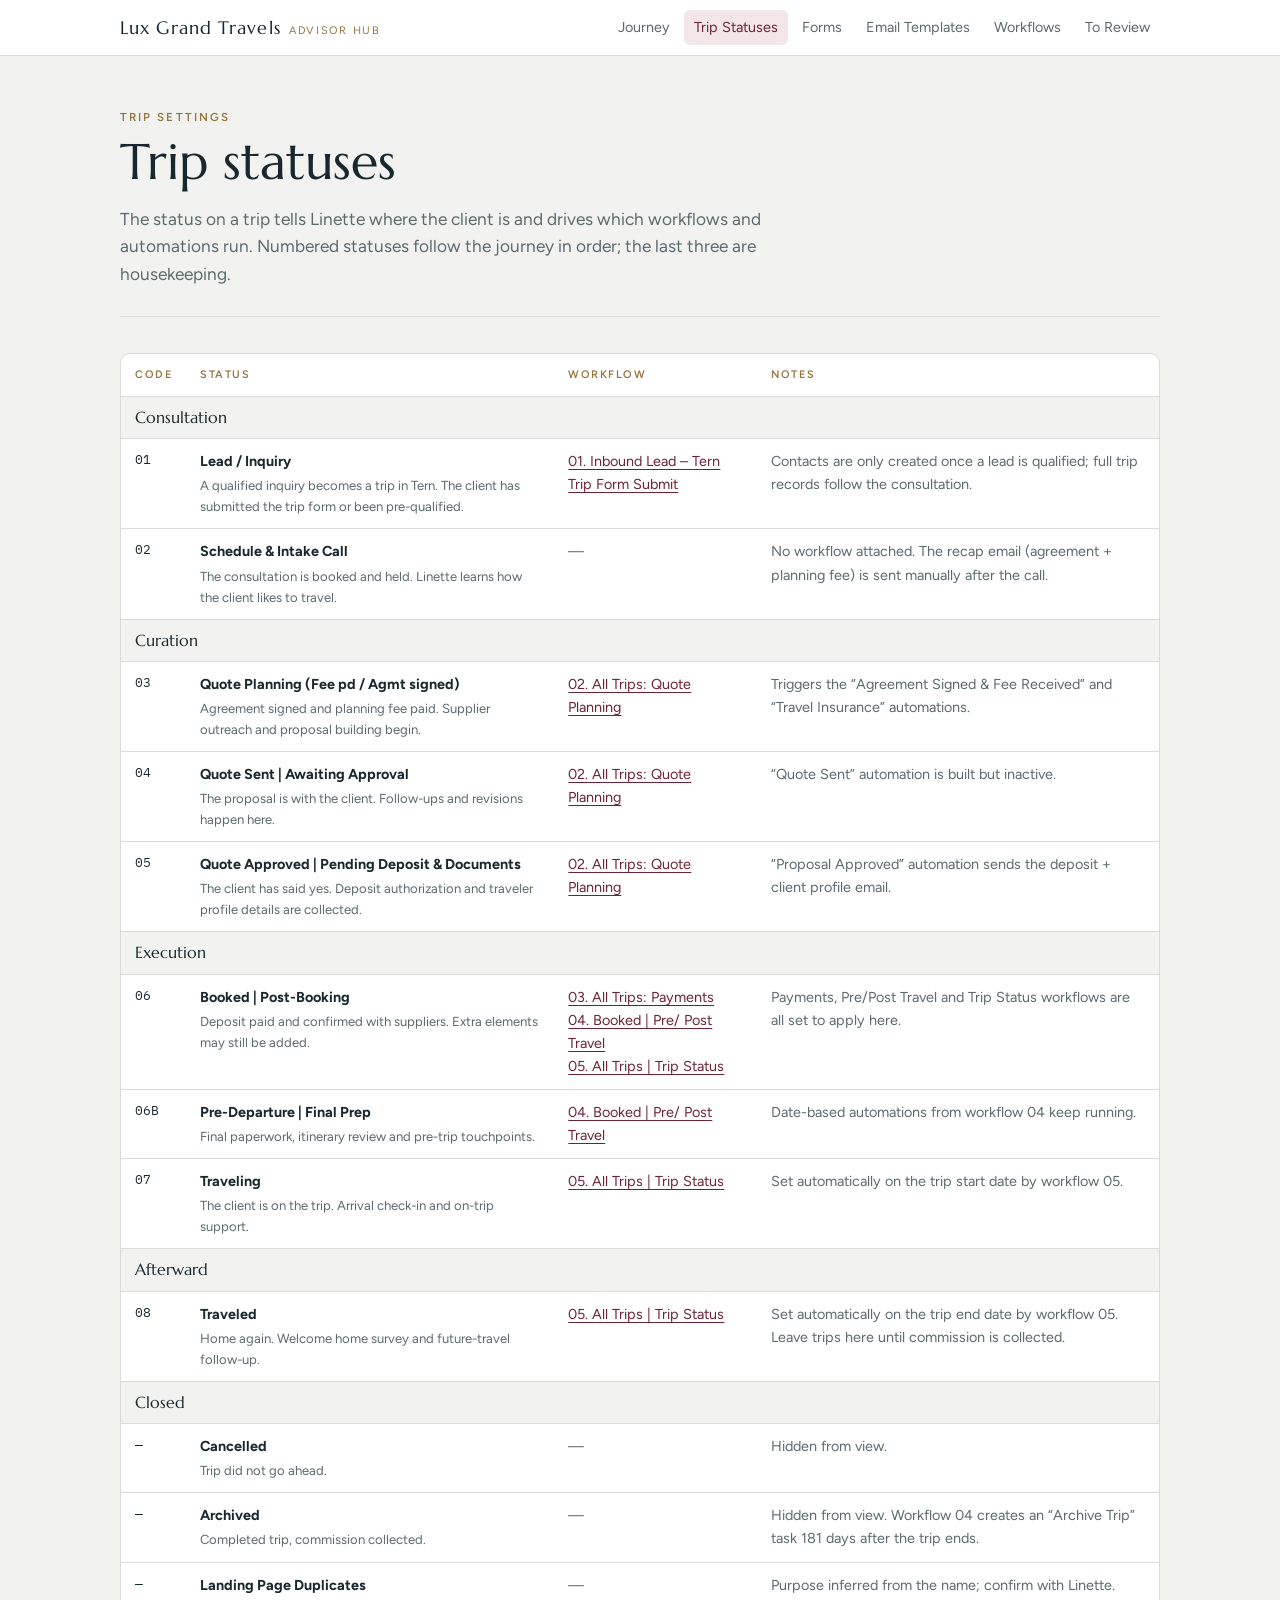
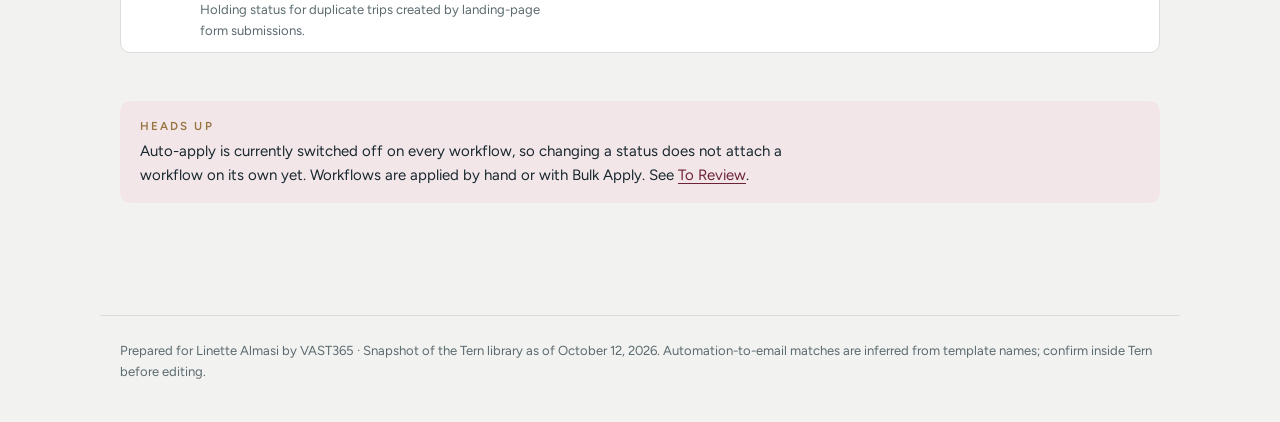
<file: statuses.html>
<!doctype html>
<html lang="en">
<head>
<meta charset="utf-8">
<meta name="viewport" content="width=device-width, initial-scale=1, viewport-fit=cover">
<title>Trip Statuses</title>
<link rel="preconnect" href="https://fonts.googleapis.com"><link rel="preconnect" href="https://fonts.gstatic.com" crossorigin><link rel="stylesheet" href="https://fonts.googleapis.com/css2?family=Figtree:ital,wght@0,400;0,500;0,600;1,400&family=IBM+Plex+Mono:wght@400;500&family=Marcellus&display=swap">
<link rel="stylesheet" href="styles.css">
</head>
<body>
<header class="topbar"><div class="in"><a class="brand" href="index.html">Lux Grand Travels<small>Advisor Hub</small></a><nav class="nav" aria-label="Hub pages"><a href="index.html">Journey</a><a href="statuses.html" aria-current="page">Trip Statuses</a><a href="forms.html">Forms</a><a href="emails.html">Email Templates</a><a href="workflows.html">Workflows</a><a href="review.html">To Review</a></nav></div></header>
<main>
<div class="hero"><div class="eyebrow">Trip Settings</div><h1>Trip statuses</h1><p class="lede">The status on a trip tells Linette where the client is and drives which workflows and automations run. Numbered statuses follow the journey in order; the last three are housekeeping.</p></div><div class="tbl-wrap"><table><thead><tr><th>Code</th><th>Status</th><th>Workflow</th><th>Notes</th></tr></thead><tbody><tr class="group"><td colspan="4">Consultation</td></tr><tr><td class="mono">01</td><td><b>Lead / Inquiry</b><span class="sub">A qualified inquiry becomes a trip in Tern. The client has submitted the trip form or been pre-qualified.</span></td><td><a href="workflows.html#wf01">01. Inbound Lead – Tern Trip Form Submit</a></td><td class="muted">Contacts are only created once a lead is qualified; full trip records follow the consultation.</td></tr><tr><td class="mono">02</td><td><b>Schedule &amp; Intake Call</b><span class="sub">The consultation is booked and held. Linette learns how the client likes to travel.</span></td><td><span class="muted">—</span></td><td class="muted">No workflow attached. The recap email (agreement + planning fee) is sent manually after the call.</td></tr><tr class="group"><td colspan="4">Curation</td></tr><tr><td class="mono">03</td><td><b>Quote Planning (Fee pd / Agmt signed)</b><span class="sub">Agreement signed and planning fee paid. Supplier outreach and proposal building begin.</span></td><td><a href="workflows.html#wf02">02. All Trips: Quote Planning</a></td><td class="muted">Triggers the “Agreement Signed &amp; Fee Received” and “Travel Insurance” automations.</td></tr><tr><td class="mono">04</td><td><b>Quote Sent | Awaiting Approval</b><span class="sub">The proposal is with the client. Follow-ups and revisions happen here.</span></td><td><a href="workflows.html#wf02">02. All Trips: Quote Planning</a></td><td class="muted">“Quote Sent” automation is built but inactive.</td></tr><tr><td class="mono">05</td><td><b>Quote Approved | Pending Deposit &amp; Documents</b><span class="sub">The client has said yes. Deposit authorization and traveler profile details are collected.</span></td><td><a href="workflows.html#wf02">02. All Trips: Quote Planning</a></td><td class="muted">“Proposal Approved” automation sends the deposit + client profile email.</td></tr><tr class="group"><td colspan="4">Execution</td></tr><tr><td class="mono">06</td><td><b>Booked | Post-Booking</b><span class="sub">Deposit paid and confirmed with suppliers. Extra elements may still be added.</span></td><td><a href="workflows.html#wf03">03. All Trips: Payments</a><br><a href="workflows.html#wf04">04. Booked | Pre/ Post Travel</a><br><a href="workflows.html#wf05">05. All Trips | Trip Status</a></td><td class="muted">Payments, Pre/Post Travel and Trip Status workflows are all set to apply here.</td></tr><tr><td class="mono">06B</td><td><b>Pre-Departure | Final Prep</b><span class="sub">Final paperwork, itinerary review and pre-trip touchpoints.</span></td><td><a href="workflows.html#wf04">04. Booked | Pre/ Post Travel</a></td><td class="muted">Date-based automations from workflow 04 keep running.</td></tr><tr><td class="mono">07</td><td><b>Traveling</b><span class="sub">The client is on the trip. Arrival check-in and on-trip support.</span></td><td><a href="workflows.html#wf05">05. All Trips | Trip Status</a></td><td class="muted">Set automatically on the trip start date by workflow 05.</td></tr><tr class="group"><td colspan="4">Afterward</td></tr><tr><td class="mono">08</td><td><b>Traveled</b><span class="sub">Home again. Welcome home survey and future-travel follow-up.</span></td><td><a href="workflows.html#wf05">05. All Trips | Trip Status</a></td><td class="muted">Set automatically on the trip end date by workflow 05. Leave trips here until commission is collected.</td></tr><tr class="group"><td colspan="4">Closed</td></tr><tr><td class="mono">—</td><td><b>Cancelled</b><span class="sub">Trip did not go ahead.</span></td><td><span class="muted">—</span></td><td class="muted">Hidden from view.</td></tr><tr><td class="mono">—</td><td><b>Archived</b><span class="sub">Completed trip, commission collected.</span></td><td><span class="muted">—</span></td><td class="muted">Hidden from view. Workflow 04 creates an “Archive Trip” task 181 days after the trip ends.</td></tr><tr><td class="mono">—</td><td><b>Landing Page Duplicates</b><span class="sub">Holding status for duplicate trips created by landing-page form submissions.</span></td><td><span class="muted">—</span></td><td class="muted">Purpose inferred from the name; confirm with Linette.</td></tr></tbody></table></div><section class="callout"><div class="eyebrow">Heads up</div><p>Auto-apply is currently switched off on every workflow, so changing a status does not attach a workflow on its own yet. Workflows are applied by hand or with Bulk Apply. See <a href="review.html">To Review</a>.</p></section>
</main>
<footer>Prepared for Linette Almasi by VAST365 · Snapshot of the Tern library as of October 12, 2026. Automation-to-email matches are inferred from template names; confirm inside Tern before editing.</footer>
</body>
</html>
</file>
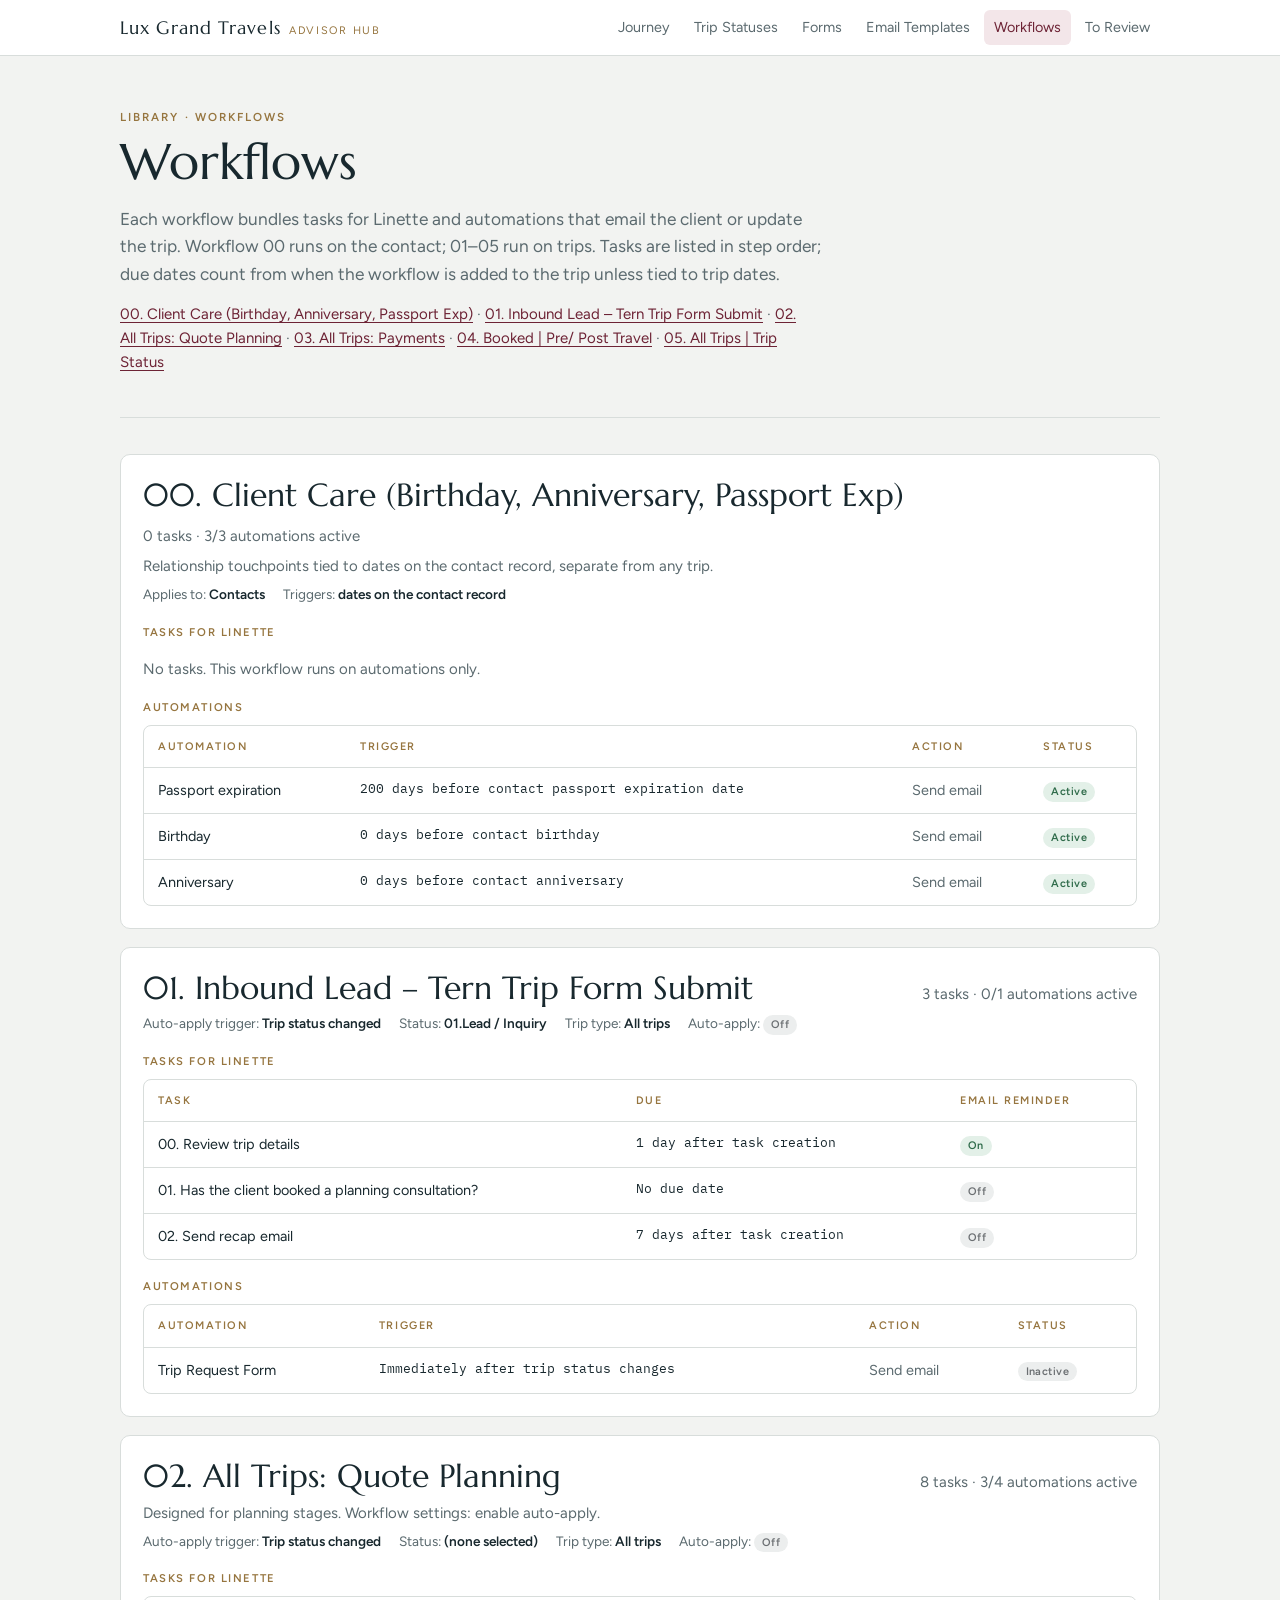
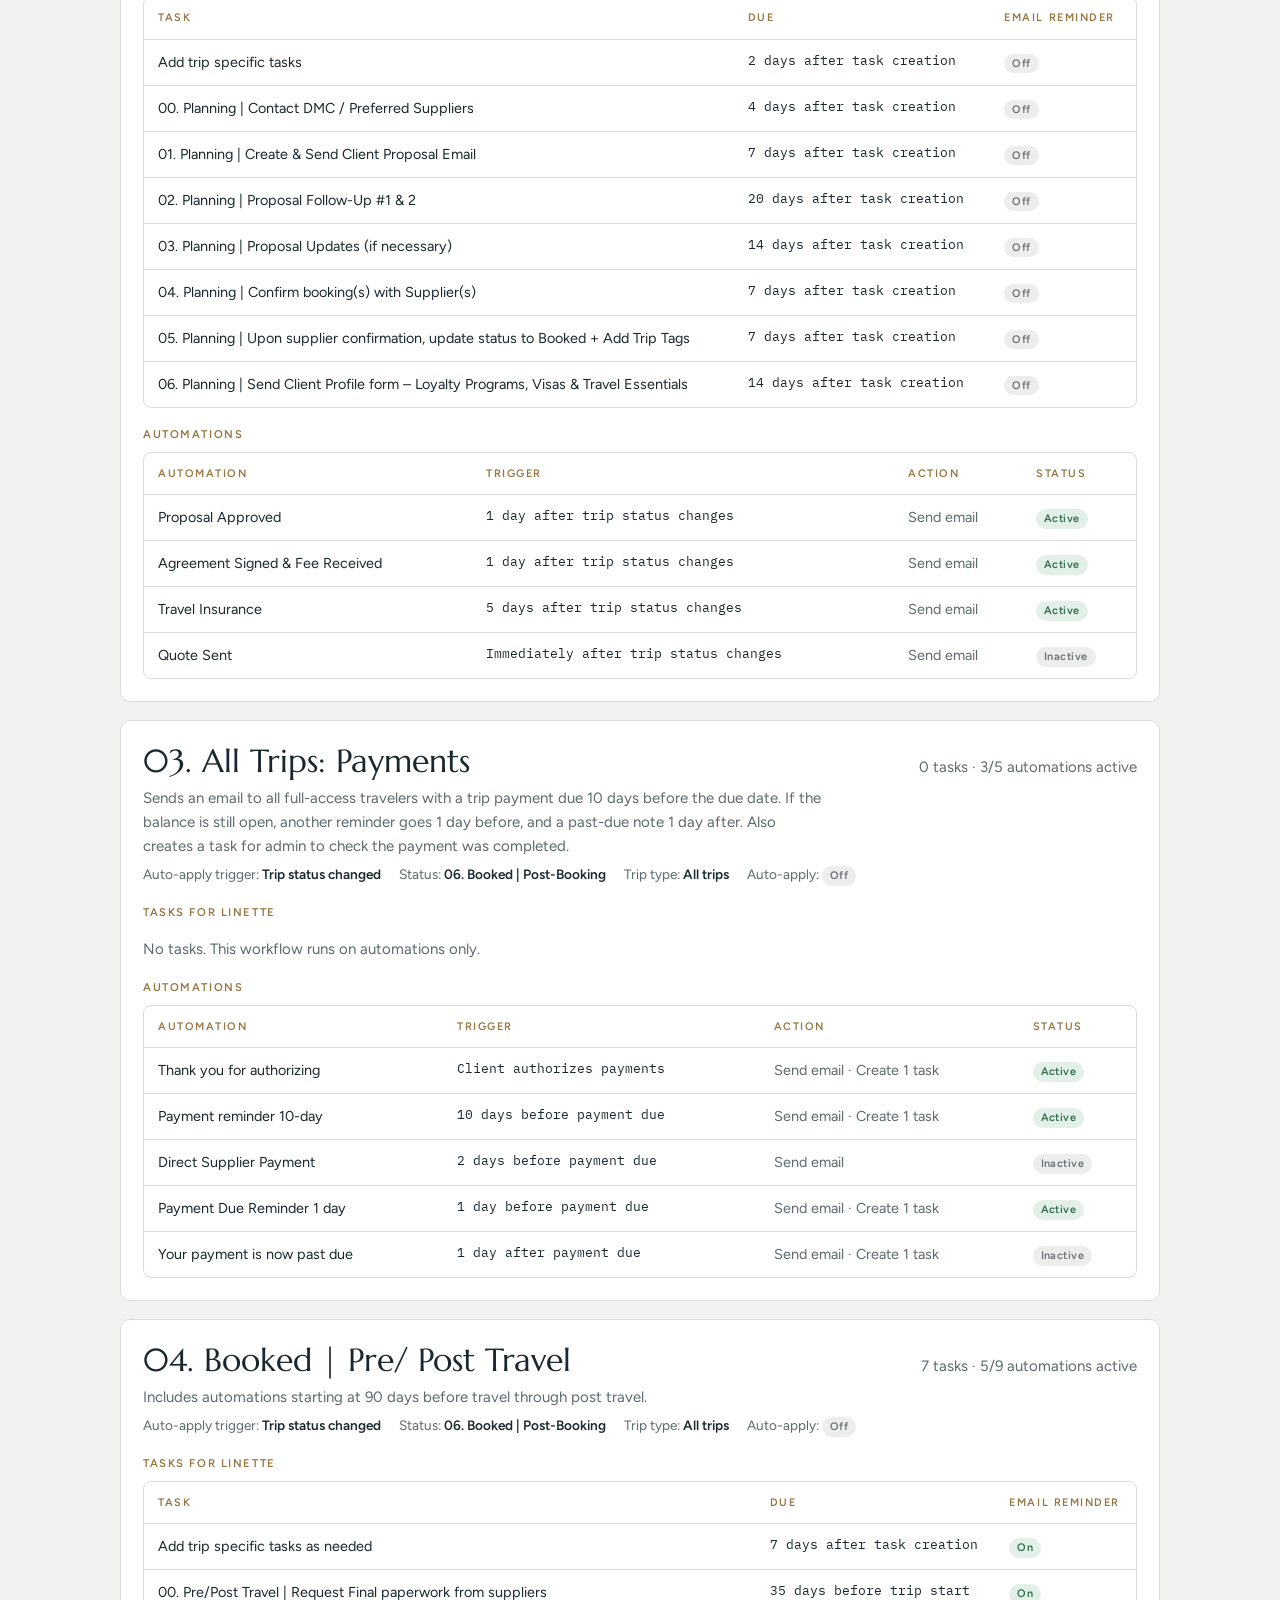
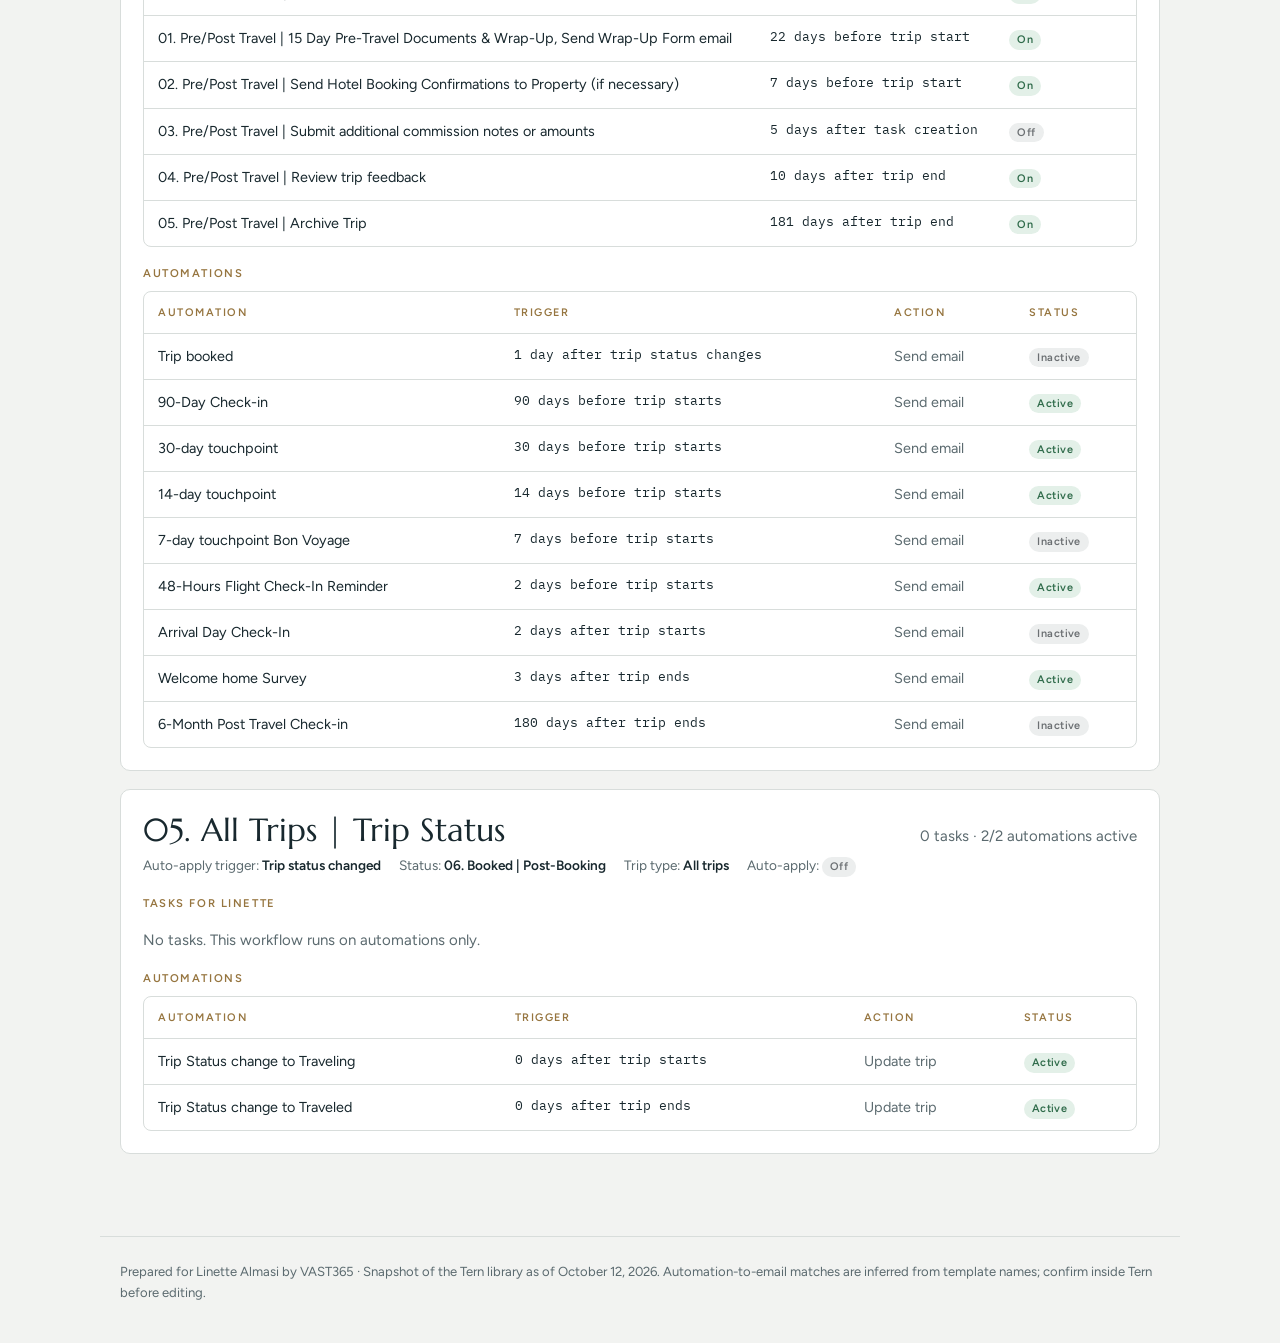
<file: workflows.html>
<!doctype html>
<html lang="en">
<head>
<meta charset="utf-8">
<meta name="viewport" content="width=device-width, initial-scale=1, viewport-fit=cover">
<title>Workflows</title>
<link rel="preconnect" href="https://fonts.googleapis.com"><link rel="preconnect" href="https://fonts.gstatic.com" crossorigin><link rel="stylesheet" href="https://fonts.googleapis.com/css2?family=Figtree:ital,wght@0,400;0,500;0,600;1,400&family=IBM+Plex+Mono:wght@400;500&family=Marcellus&display=swap">
<link rel="stylesheet" href="styles.css">
</head>
<body>
<header class="topbar"><div class="in"><a class="brand" href="index.html">Lux Grand Travels<small>Advisor Hub</small></a><nav class="nav" aria-label="Hub pages"><a href="index.html">Journey</a><a href="statuses.html">Trip Statuses</a><a href="forms.html">Forms</a><a href="emails.html">Email Templates</a><a href="workflows.html" aria-current="page">Workflows</a><a href="review.html">To Review</a></nav></div></header>
<main>
<div class="hero"><div class="eyebrow">Library · Workflows</div><h1>Workflows</h1><p class="lede">Each workflow bundles tasks for Linette and automations that email the client or update the trip. Workflow 00 runs on the contact; 01–05 run on trips. Tasks are listed in step order; due dates count from when the workflow is added to the trip unless tied to trip dates.</p><p class="muted" style="margin-top:14px"><a href="#wf00">00. Client Care (Birthday, Anniversary, Passport Exp)</a> · <a href="#wf01">01. Inbound Lead – Tern Trip Form Submit</a> · <a href="#wf02">02. All Trips: Quote Planning</a> · <a href="#wf03">03. All Trips: Payments</a> · <a href="#wf04">04. Booked | Pre/ Post Travel</a> · <a href="#wf05">05. All Trips | Trip Status</a></p></div><article class="wf" id="wf00"><div class="wf-head"><h2>00. Client Care (Birthday, Anniversary, Passport Exp)</h2><span class="muted">0 tasks · 3/3 automations active</span></div>
<p class="muted" style="margin:0">Relationship touchpoints tied to dates on the contact record, separate from any trip.</p>
<div class="settings"><span>Applies to: <b>Contacts</b></span><span>Triggers: <b>dates on the contact record</b></span></div>
<h4>Tasks for Linette</h4><p class="muted">No tasks. This workflow runs on automations only.</p>
<h4>Automations</h4><div class="tbl-wrap"><table><thead><tr><th>Automation</th><th>Trigger</th><th>Action</th><th>Status</th></tr></thead><tbody><tr><td>Passport expiration</td><td class="mono">200 days before contact passport expiration date</td><td class="muted">Send email</td><td><span class="pill on">Active</span></td></tr><tr><td>Birthday</td><td class="mono">0 days before contact birthday</td><td class="muted">Send email</td><td><span class="pill on">Active</span></td></tr><tr><td>Anniversary</td><td class="mono">0 days before contact anniversary</td><td class="muted">Send email</td><td><span class="pill on">Active</span></td></tr></tbody></table></div></article><article class="wf" id="wf01"><div class="wf-head"><h2>01. Inbound Lead – Tern Trip Form Submit</h2><span class="muted">3 tasks · 0/1 automations active</span></div>

<div class="settings"><span>Auto-apply trigger: <b>Trip status changed</b></span><span>Status: <b>01.Lead / Inquiry</b></span><span>Trip type: <b>All trips</b></span><span>Auto-apply: <span class="pill off">Off</span></span></div>
<h4>Tasks for Linette</h4><div class="tbl-wrap"><table><thead><tr><th>Task</th><th>Due</th><th>Email reminder</th></tr></thead><tbody><tr><td>00. Review trip details</td><td class="mono">1 day after task creation</td><td><span class="pill on">On</span></td></tr><tr><td>01. Has the client booked a planning consultation?</td><td class="mono">No due date</td><td><span class="pill off">Off</span></td></tr><tr><td>02. Send recap email</td><td class="mono">7 days after task creation</td><td><span class="pill off">Off</span></td></tr></tbody></table></div>
<h4>Automations</h4><div class="tbl-wrap"><table><thead><tr><th>Automation</th><th>Trigger</th><th>Action</th><th>Status</th></tr></thead><tbody><tr><td>Trip Request Form</td><td class="mono">Immediately after trip status changes</td><td class="muted">Send email</td><td><span class="pill off">Inactive</span></td></tr></tbody></table></div></article><article class="wf" id="wf02"><div class="wf-head"><h2>02. All Trips: Quote Planning</h2><span class="muted">8 tasks · 3/4 automations active</span></div>
<p class="muted" style="margin:0">Designed for planning stages. Workflow settings: enable auto-apply.</p>
<div class="settings"><span>Auto-apply trigger: <b>Trip status changed</b></span><span>Status: <b>(none selected)</b></span><span>Trip type: <b>All trips</b></span><span>Auto-apply: <span class="pill off">Off</span></span></div>
<h4>Tasks for Linette</h4><div class="tbl-wrap"><table><thead><tr><th>Task</th><th>Due</th><th>Email reminder</th></tr></thead><tbody><tr><td>Add trip specific tasks</td><td class="mono">2 days after task creation</td><td><span class="pill off">Off</span></td></tr><tr><td>00. Planning | Contact DMC / Preferred Suppliers</td><td class="mono">4 days after task creation</td><td><span class="pill off">Off</span></td></tr><tr><td>01. Planning | Create &amp; Send Client Proposal Email</td><td class="mono">7 days after task creation</td><td><span class="pill off">Off</span></td></tr><tr><td>02. Planning | Proposal Follow-Up #1 &amp; 2</td><td class="mono">20 days after task creation</td><td><span class="pill off">Off</span></td></tr><tr><td>03. Planning | Proposal Updates (if necessary)</td><td class="mono">14 days after task creation</td><td><span class="pill off">Off</span></td></tr><tr><td>04. Planning | Confirm booking(s) with Supplier(s)</td><td class="mono">7 days after task creation</td><td><span class="pill off">Off</span></td></tr><tr><td>05. Planning | Upon supplier confirmation, update status to Booked + Add Trip Tags</td><td class="mono">7 days after task creation</td><td><span class="pill off">Off</span></td></tr><tr><td>06. Planning | Send Client Profile form – Loyalty Programs, Visas &amp; Travel Essentials</td><td class="mono">14 days after task creation</td><td><span class="pill off">Off</span></td></tr></tbody></table></div>
<h4>Automations</h4><div class="tbl-wrap"><table><thead><tr><th>Automation</th><th>Trigger</th><th>Action</th><th>Status</th></tr></thead><tbody><tr><td>Proposal Approved</td><td class="mono">1 day after trip status changes</td><td class="muted">Send email</td><td><span class="pill on">Active</span></td></tr><tr><td>Agreement Signed &amp; Fee Received</td><td class="mono">1 day after trip status changes</td><td class="muted">Send email</td><td><span class="pill on">Active</span></td></tr><tr><td>Travel Insurance</td><td class="mono">5 days after trip status changes</td><td class="muted">Send email</td><td><span class="pill on">Active</span></td></tr><tr><td>Quote Sent</td><td class="mono">Immediately after trip status changes</td><td class="muted">Send email</td><td><span class="pill off">Inactive</span></td></tr></tbody></table></div></article><article class="wf" id="wf03"><div class="wf-head"><h2>03. All Trips: Payments</h2><span class="muted">0 tasks · 3/5 automations active</span></div>
<p class="muted" style="margin:0">Sends an email to all full-access travelers with a trip payment due 10 days before the due date. If the balance is still open, another reminder goes 1 day before, and a past-due note 1 day after. Also creates a task for admin to check the payment was completed.</p>
<div class="settings"><span>Auto-apply trigger: <b>Trip status changed</b></span><span>Status: <b>06. Booked | Post-Booking</b></span><span>Trip type: <b>All trips</b></span><span>Auto-apply: <span class="pill off">Off</span></span></div>
<h4>Tasks for Linette</h4><p class="muted">No tasks. This workflow runs on automations only.</p>
<h4>Automations</h4><div class="tbl-wrap"><table><thead><tr><th>Automation</th><th>Trigger</th><th>Action</th><th>Status</th></tr></thead><tbody><tr><td>Thank you for authorizing</td><td class="mono">Client authorizes payments</td><td class="muted">Send email · Create 1 task</td><td><span class="pill on">Active</span></td></tr><tr><td>Payment reminder 10-day</td><td class="mono">10 days before payment due</td><td class="muted">Send email · Create 1 task</td><td><span class="pill on">Active</span></td></tr><tr><td>Direct Supplier Payment</td><td class="mono">2 days before payment due</td><td class="muted">Send email</td><td><span class="pill off">Inactive</span></td></tr><tr><td>Payment Due Reminder 1 day</td><td class="mono">1 day before payment due</td><td class="muted">Send email · Create 1 task</td><td><span class="pill on">Active</span></td></tr><tr><td>Your payment is now past due</td><td class="mono">1 day after payment due</td><td class="muted">Send email · Create 1 task</td><td><span class="pill off">Inactive</span></td></tr></tbody></table></div></article><article class="wf" id="wf04"><div class="wf-head"><h2>04. Booked | Pre/ Post Travel</h2><span class="muted">7 tasks · 5/9 automations active</span></div>
<p class="muted" style="margin:0">Includes automations starting at 90 days before travel through post travel.</p>
<div class="settings"><span>Auto-apply trigger: <b>Trip status changed</b></span><span>Status: <b>06. Booked | Post-Booking</b></span><span>Trip type: <b>All trips</b></span><span>Auto-apply: <span class="pill off">Off</span></span></div>
<h4>Tasks for Linette</h4><div class="tbl-wrap"><table><thead><tr><th>Task</th><th>Due</th><th>Email reminder</th></tr></thead><tbody><tr><td>Add trip specific tasks as needed</td><td class="mono">7 days after task creation</td><td><span class="pill on">On</span></td></tr><tr><td>00. Pre/Post Travel | Request Final paperwork from suppliers</td><td class="mono">35 days before trip start</td><td><span class="pill on">On</span></td></tr><tr><td>01. Pre/Post Travel | 15 Day Pre-Travel Documents &amp; Wrap-Up, Send Wrap-Up Form email</td><td class="mono">22 days before trip start</td><td><span class="pill on">On</span></td></tr><tr><td>02. Pre/Post Travel | Send Hotel Booking Confirmations to Property (if necessary)</td><td class="mono">7 days before trip start</td><td><span class="pill on">On</span></td></tr><tr><td>03. Pre/Post Travel | Submit additional commission notes or amounts</td><td class="mono">5 days after task creation</td><td><span class="pill off">Off</span></td></tr><tr><td>04. Pre/Post Travel | Review trip feedback</td><td class="mono">10 days after trip end</td><td><span class="pill on">On</span></td></tr><tr><td>05. Pre/Post Travel | Archive Trip</td><td class="mono">181 days after trip end</td><td><span class="pill on">On</span></td></tr></tbody></table></div>
<h4>Automations</h4><div class="tbl-wrap"><table><thead><tr><th>Automation</th><th>Trigger</th><th>Action</th><th>Status</th></tr></thead><tbody><tr><td>Trip booked</td><td class="mono">1 day after trip status changes</td><td class="muted">Send email</td><td><span class="pill off">Inactive</span></td></tr><tr><td>90-Day Check-in</td><td class="mono">90 days before trip starts</td><td class="muted">Send email</td><td><span class="pill on">Active</span></td></tr><tr><td>30-day touchpoint</td><td class="mono">30 days before trip starts</td><td class="muted">Send email</td><td><span class="pill on">Active</span></td></tr><tr><td>14-day touchpoint</td><td class="mono">14 days before trip starts</td><td class="muted">Send email</td><td><span class="pill on">Active</span></td></tr><tr><td>7-day touchpoint Bon Voyage</td><td class="mono">7 days before trip starts</td><td class="muted">Send email</td><td><span class="pill off">Inactive</span></td></tr><tr><td>48-Hours Flight Check-In Reminder</td><td class="mono">2 days before trip starts</td><td class="muted">Send email</td><td><span class="pill on">Active</span></td></tr><tr><td>Arrival Day Check-In</td><td class="mono">2 days after trip starts</td><td class="muted">Send email</td><td><span class="pill off">Inactive</span></td></tr><tr><td>Welcome home Survey</td><td class="mono">3 days after trip ends</td><td class="muted">Send email</td><td><span class="pill on">Active</span></td></tr><tr><td>6-Month Post Travel Check-in</td><td class="mono">180 days after trip ends</td><td class="muted">Send email</td><td><span class="pill off">Inactive</span></td></tr></tbody></table></div></article><article class="wf" id="wf05"><div class="wf-head"><h2>05. All Trips | Trip Status</h2><span class="muted">0 tasks · 2/2 automations active</span></div>

<div class="settings"><span>Auto-apply trigger: <b>Trip status changed</b></span><span>Status: <b>06. Booked | Post-Booking</b></span><span>Trip type: <b>All trips</b></span><span>Auto-apply: <span class="pill off">Off</span></span></div>
<h4>Tasks for Linette</h4><p class="muted">No tasks. This workflow runs on automations only.</p>
<h4>Automations</h4><div class="tbl-wrap"><table><thead><tr><th>Automation</th><th>Trigger</th><th>Action</th><th>Status</th></tr></thead><tbody><tr><td>Trip Status change to Traveling</td><td class="mono">0 days after trip starts</td><td class="muted">Update trip</td><td><span class="pill on">Active</span></td></tr><tr><td>Trip Status change to Traveled</td><td class="mono">0 days after trip ends</td><td class="muted">Update trip</td><td><span class="pill on">Active</span></td></tr></tbody></table></div></article>
</main>
<footer>Prepared for Linette Almasi by VAST365 · Snapshot of the Tern library as of October 12, 2026. Automation-to-email matches are inferred from template names; confirm inside Tern before editing.</footer>
</body>
</html>
</file>
<file: styles.css>
/* Layout: one 1080px reading column, sticky top nav, acts stacked as chapters; day-offset rail ("T−90") is the signature device.
   Brand colors for Lux Grand Travels weren't readable from the site — swap these tokens once hex codes are confirmed. */
:root {
  --bg: #f2f3f1;          /* limestone */
  --surface: #ffffff;
  --ink: #18282e;         /* river-slate */
  --muted: #5b6a6f;
  --line: #d8dddb;
  --accent: #6d2335;      /* bordeaux */
  --accent-soft: #f3e6e9;
  --brass: #96753f;
  --ok: #2f6b4a;  --ok-bg: #e3f0e8;
  --off: #6b6f72; --off-bg: #eceeee;
  --warn: #8a5a12; --warn-bg: #f7ecd6;
  --display: "Marcellus", "Trajan Pro", Georgia, serif;
  --body: "Figtree", "Segoe UI", system-ui, sans-serif;
  --mono: "IBM Plex Mono", ui-monospace, Menlo, monospace;
}
@media (prefers-color-scheme: dark) {
  :root:not([data-theme="light"]) {
    --bg: #121a1d; --surface: #1a2428; --ink: #e7ecea; --muted: #9eabae; --line: #2c393e;
    --accent: #e09aab; --accent-soft: #3a2229; --brass: #cfae74;
    --ok: #8fd1a9; --ok-bg: #1e3328; --off: #a3a9ab; --off-bg: #252f33; --warn: #e8bf73; --warn-bg: #3a2e18;
    color-scheme: dark;
  }
}
:root[data-theme="dark"] {
  --bg: #121a1d; --surface: #1a2428; --ink: #e7ecea; --muted: #9eabae; --line: #2c393e;
  --accent: #e09aab; --accent-soft: #3a2229; --brass: #cfae74;
  --ok: #8fd1a9; --ok-bg: #1e3328; --off: #a3a9ab; --off-bg: #252f33; --warn: #e8bf73; --warn-bg: #3a2e18;
  color-scheme: dark;
}
* { box-sizing: border-box; }
html { -webkit-text-size-adjust: 100%; }
body { margin: 0; background: var(--bg); color: var(--ink); font: 15px/1.6 var(--body); }
a { color: var(--accent); text-underline-offset: 3px; }
a:focus-visible, summary:focus-visible { outline: 2px solid var(--brass); outline-offset: 3px; border-radius: 3px; }

.topbar { position: sticky; top: env(safe-area-inset-top, 0px); z-index: 10; background: var(--surface); border-bottom: 1px solid var(--line); }
.topbar .in { max-width: 1080px; margin: 0 auto; padding: 10px 20px; display: flex; flex-wrap: wrap; align-items: center; gap: 8px 24px; }
.brand { font-family: var(--display); font-size: 1.15rem; letter-spacing: .06em; color: var(--ink); text-decoration: none; white-space: nowrap; }
.brand small { font-family: var(--body); font-size: .68rem; letter-spacing: .16em; text-transform: uppercase; color: var(--brass); margin-left: 8px; }
.nav { display: flex; gap: 4px; overflow-x: auto; scrollbar-width: none; margin-left: auto; }
.nav a { padding: 6px 10px; border-radius: 6px; color: var(--muted); text-decoration: none; font-size: .9rem; white-space: nowrap; }
.nav a:hover { color: var(--ink); background: var(--bg); }
.nav a[aria-current="page"] { color: var(--accent); background: var(--accent-soft); }
@media (max-width: 640px) { .nav { margin-left: 0; width: 100%; } }

main { max-width: 1080px; margin: 0 auto; padding-inline: 20px; padding-block: 8px 64px; }
.hero { padding-block: 44px 28px; border-bottom: 1px solid var(--line); margin-bottom: 36px; }
.eyebrow { font-size: .72rem; letter-spacing: .18em; text-transform: uppercase; color: var(--brass); font-weight: 600; }
h1, h2, h3 { font-family: var(--display); font-weight: 400; text-wrap: balance; line-height: 1.15; margin: 0; }
h1 { font-size: clamp(2rem, 5vw, 3.1rem); margin-block: 8px 14px; }
h2 { font-size: clamp(1.5rem, 3vw, 2rem); }
h3 { font-size: 1.2rem; }
.lede { font-size: 1.08rem; color: var(--muted); max-width: 64ch; margin: 0; }
.quote { font-family: var(--display); font-size: 1.25rem; color: var(--accent); margin: 18px 0 0; }
p { max-width: 68ch; }
.muted { color: var(--muted); }
section { margin-block: 48px; }
.sec-head { display: flex; flex-wrap: wrap; align-items: baseline; justify-content: space-between; gap: 6px 16px; margin-bottom: 18px; }
.sec-head p { margin: 4px 0 0; color: var(--muted); }

/* page index cards */
.pages { display: grid; grid-template-columns: repeat(auto-fit, minmax(170px, 1fr)); gap: 12px; }
.pages a { display: grid; gap: 4px; padding: 16px 18px; background: var(--surface); border: 1px solid var(--line); border-radius: 10px; text-decoration: none; color: var(--ink); }
.pages a:hover { border-color: var(--accent); }
.pages b { font-family: var(--display); font-weight: 400; font-size: 1.15rem; }
.pages span { color: var(--muted); font-size: .88rem; }
.pages em { font-style: normal; font-family: var(--mono); font-size: .78rem; color: var(--brass); }

/* acts */
.act { display: grid; grid-template-columns: 200px minmax(0,1fr); gap: 28px; padding-block: 28px; border-top: 1px solid var(--line); }
.act-label .n { font-family: var(--mono); font-size: .75rem; color: var(--brass); letter-spacing: .1em; }
.act-label h2 { margin-block: 6px 8px; }
.act-label p { margin: 0; color: var(--muted); font-size: .9rem; font-style: italic; }
@media (max-width: 760px) { .act { grid-template-columns: 1fr; gap: 14px; } }
.stages { display: grid; gap: 14px; min-width: 0; }

.stage { background: var(--surface); border: 1px solid var(--line); border-radius: 10px; padding: 18px 20px; min-width: 0; }
.stage-top { display: flex; flex-wrap: wrap; gap: 6px 12px; align-items: baseline; margin-bottom: 8px; }
.code { font-family: var(--mono); font-size: .8rem; color: var(--accent); background: var(--accent-soft); padding: 2px 7px; border-radius: 4px; white-space: nowrap; }
.stage h3 { flex: 1 1 260px; }
.client { margin: 0 0 12px; color: var(--muted); }
.cols { display: grid; grid-template-columns: repeat(auto-fit, minmax(220px, 1fr)); gap: 12px 22px; }
.cols h4 { margin: 0 0 6px; font-size: .7rem; letter-spacing: .14em; text-transform: uppercase; color: var(--brass); font-weight: 600; }
.cols ul { margin: 0; padding: 0; list-style: none; display: grid; gap: 5px; font-size: .9rem; }
.cols li { display: flex; gap: 8px; align-items: baseline; flex-wrap: wrap; }

/* pills */
.pill { display: inline-block; font-size: .68rem; font-weight: 600; letter-spacing: .04em; padding: 1px 8px; border-radius: 999px; white-space: nowrap; line-height: 1.6; }
.pill.on { color: var(--ok); background: var(--ok-bg); }
.pill.off { color: var(--off); background: var(--off-bg); }
.pill.auto { color: var(--accent); background: var(--accent-soft); }
.pill.man { color: var(--warn); background: var(--warn-bg); }
.pill.type { color: var(--muted); background: var(--bg); border: 1px solid var(--line); font-weight: 500; }

/* day rail */
.rail { list-style: none; margin: 0; padding: 0; position: relative; }
.rail::before { content: ""; position: absolute; left: 76px; top: 8px; bottom: 8px; width: 1px; background: var(--line); }
.rail li { display: grid; grid-template-columns: 64px minmax(0,1fr); gap: 25px; padding-block: 7px; position: relative; }
.rail li::after { content: ""; position: absolute; left: 72px; top: 15px; width: 9px; height: 9px; border-radius: 50%; background: var(--surface); border: 2px solid var(--brass); }
.rail li.dep::after { background: var(--accent); border-color: var(--accent); }
.rail .t { font-family: var(--mono); font-size: .82rem; color: var(--accent); text-align: right; font-variant-numeric: tabular-nums; padding-top: 2px; }
.rail .what { display: flex; flex-wrap: wrap; gap: 4px 10px; align-items: baseline; }
.rail .what small { color: var(--muted); width: 100%; }

/* tables */
.tbl-wrap { overflow-x: auto; background: var(--surface); border: 1px solid var(--line); border-radius: 10px; }
table { border-collapse: collapse; width: 100%; font-size: .9rem; }
th { text-align: left; font-size: .68rem; letter-spacing: .14em; text-transform: uppercase; color: var(--brass); font-weight: 600; padding: 12px 14px; border-bottom: 1px solid var(--line); white-space: nowrap; }
td { padding: 11px 14px; border-bottom: 1px solid var(--line); vertical-align: top; }
tr:last-child td { border-bottom: 0; }
td.mono, .mono { font-family: var(--mono); font-size: .8rem; font-variant-numeric: tabular-nums; }
td .sub { display: block; color: var(--muted); font-size: .82rem; margin-top: 2px; }
tr.group td { background: var(--bg); font-family: var(--display); font-size: 1rem; color: var(--ink); padding-block: 8px; }

/* workflow blocks */
.wf { background: var(--surface); border: 1px solid var(--line); border-radius: 10px; padding: 22px; margin-block: 18px; }
.wf-head { display: flex; flex-wrap: wrap; justify-content: space-between; gap: 10px 20px; align-items: baseline; margin-bottom: 6px; }
.settings { display: flex; flex-wrap: wrap; gap: 6px 18px; font-size: .85rem; color: var(--muted); margin-block: 6px 16px; }
.settings b { color: var(--ink); font-weight: 600; }
.wf h4 { font-size: .7rem; letter-spacing: .14em; text-transform: uppercase; color: var(--brass); margin: 18px 0 8px; font-weight: 600; }
.wf .tbl-wrap { border-radius: 8px; }

/* review notes */
.notes { display: grid; gap: 10px; counter-reset: n; }
.note { display: grid; grid-template-columns: 30px minmax(0,1fr); gap: 12px; background: var(--surface); border: 1px solid var(--line); border-radius: 10px; padding: 14px 16px; }
.note::before { counter-increment: n; content: counter(n); font-family: var(--mono); font-size: .8rem; color: var(--accent); background: var(--accent-soft); border-radius: 50%; width: 26px; height: 26px; display: grid; place-items: center; }
.note b { display: block; }
.note p { margin: 2px 0 0; color: var(--muted); font-size: .9rem; }
.note .where { font-size: .78rem; color: var(--brass); }

.legend { display: flex; flex-wrap: wrap; gap: 8px 16px; font-size: .82rem; color: var(--muted); align-items: center; }
.callout { background: var(--accent-soft); border-radius: 10px; padding: 16px 20px; }
.callout p { margin: 4px 0 0; }
footer { max-width: 1080px; margin: 0 auto; padding-inline: 20px; padding-block: 24px 40px; border-top: 1px solid var(--line); color: var(--muted); font-size: .82rem; }
@media (prefers-reduced-motion: reduce) { * { transition: none !important; animation: none !important; } }
</file>
